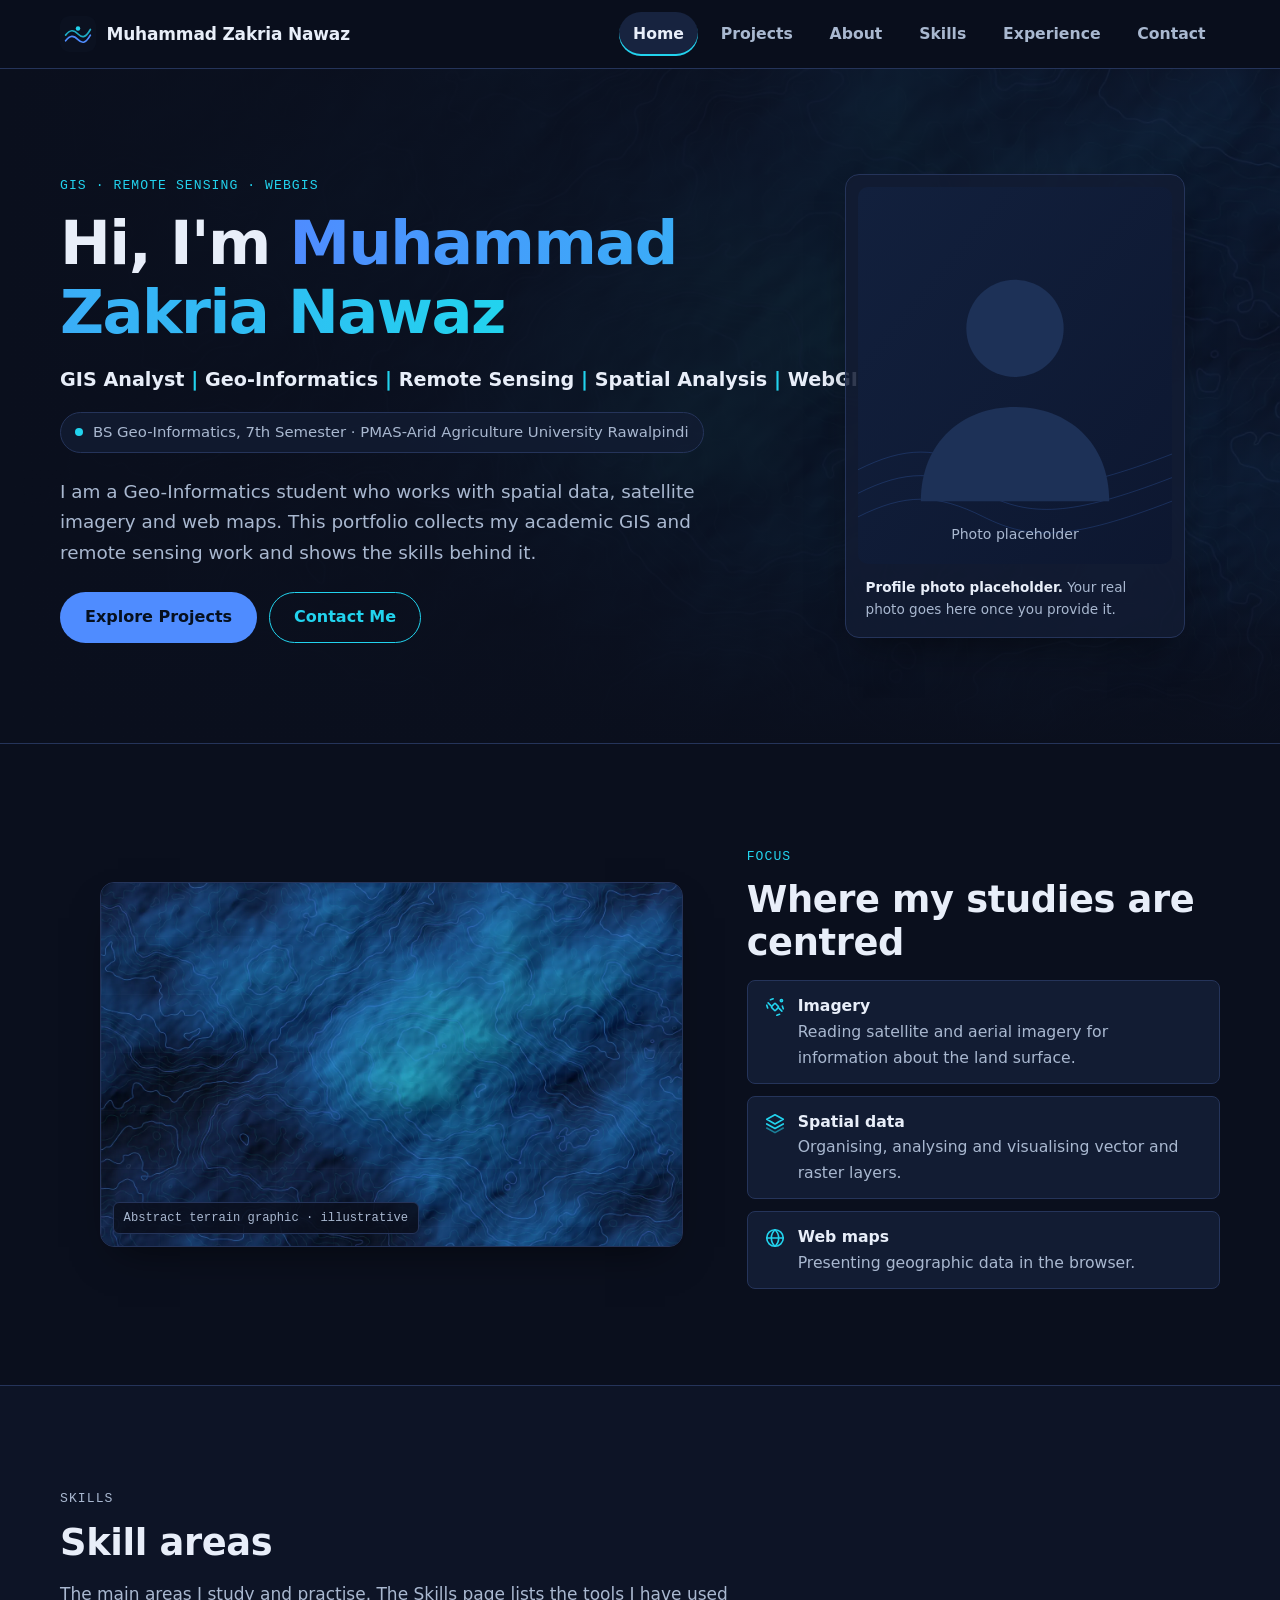
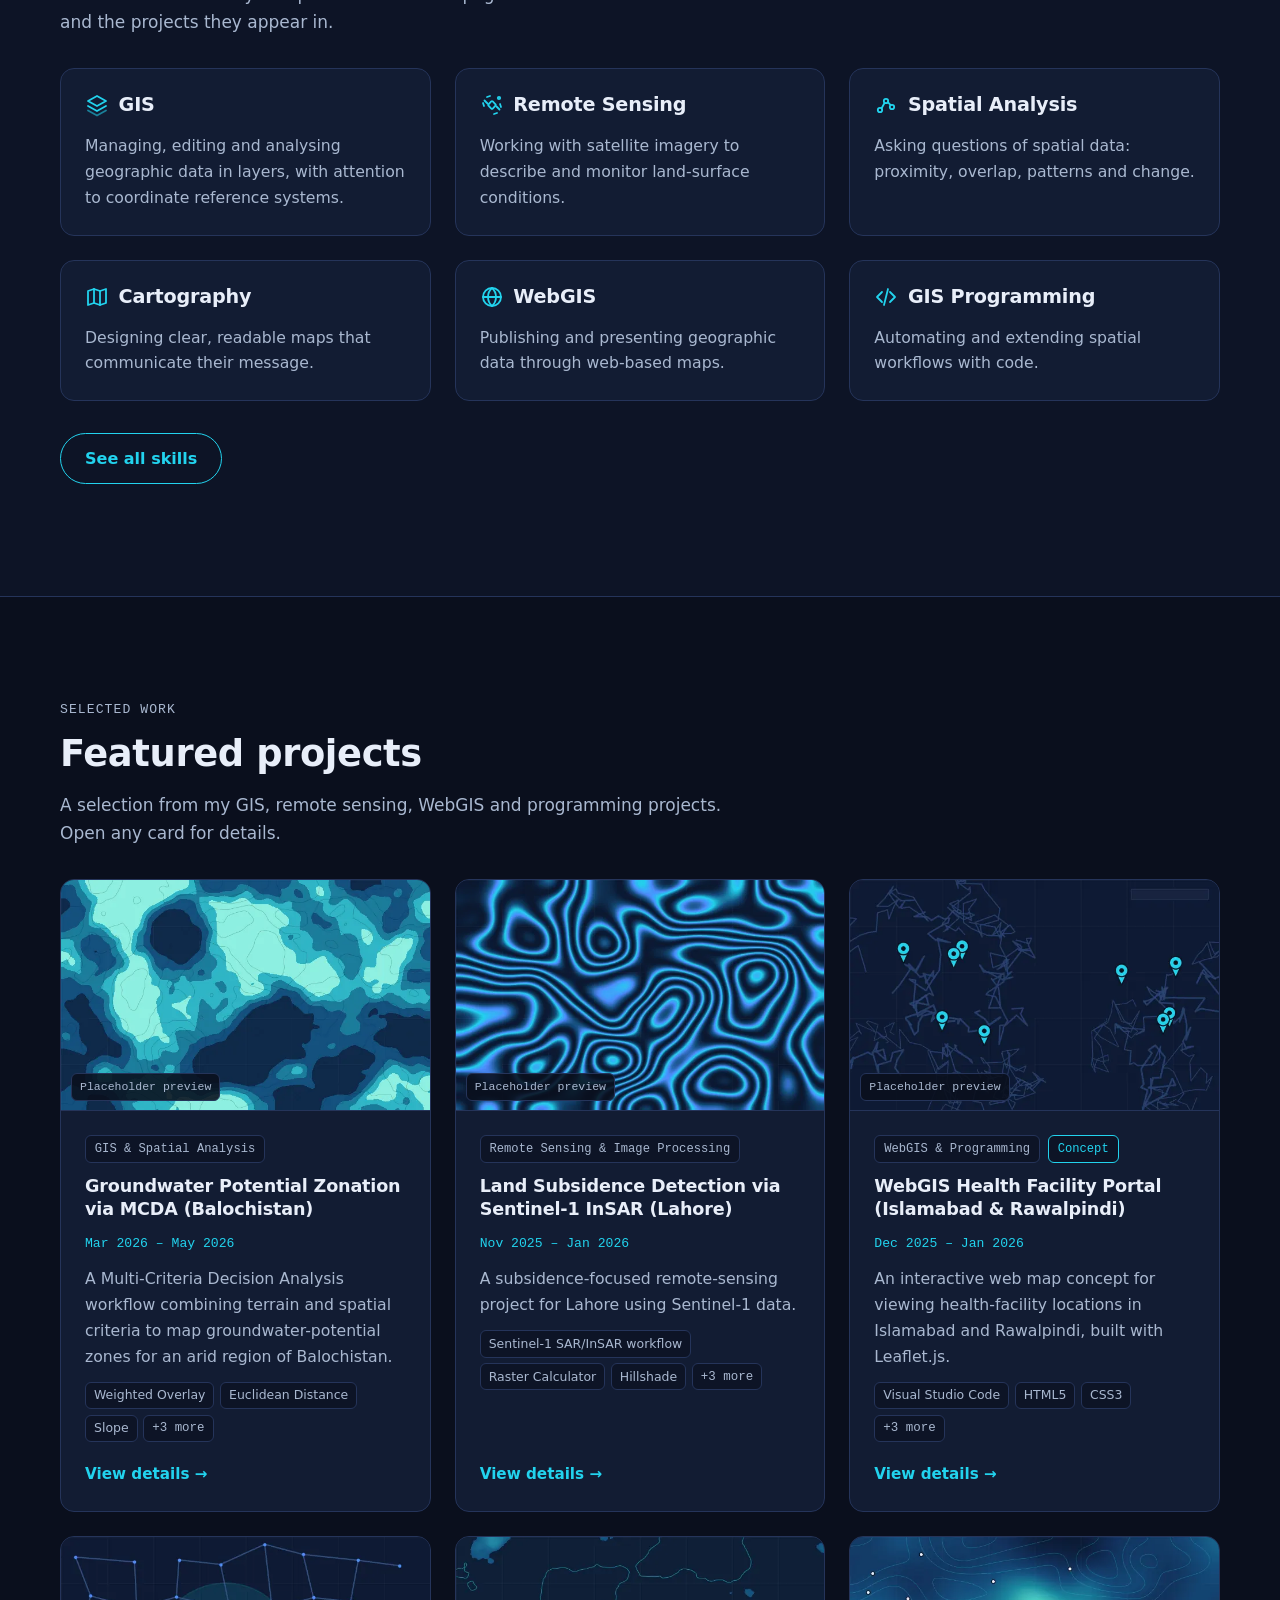
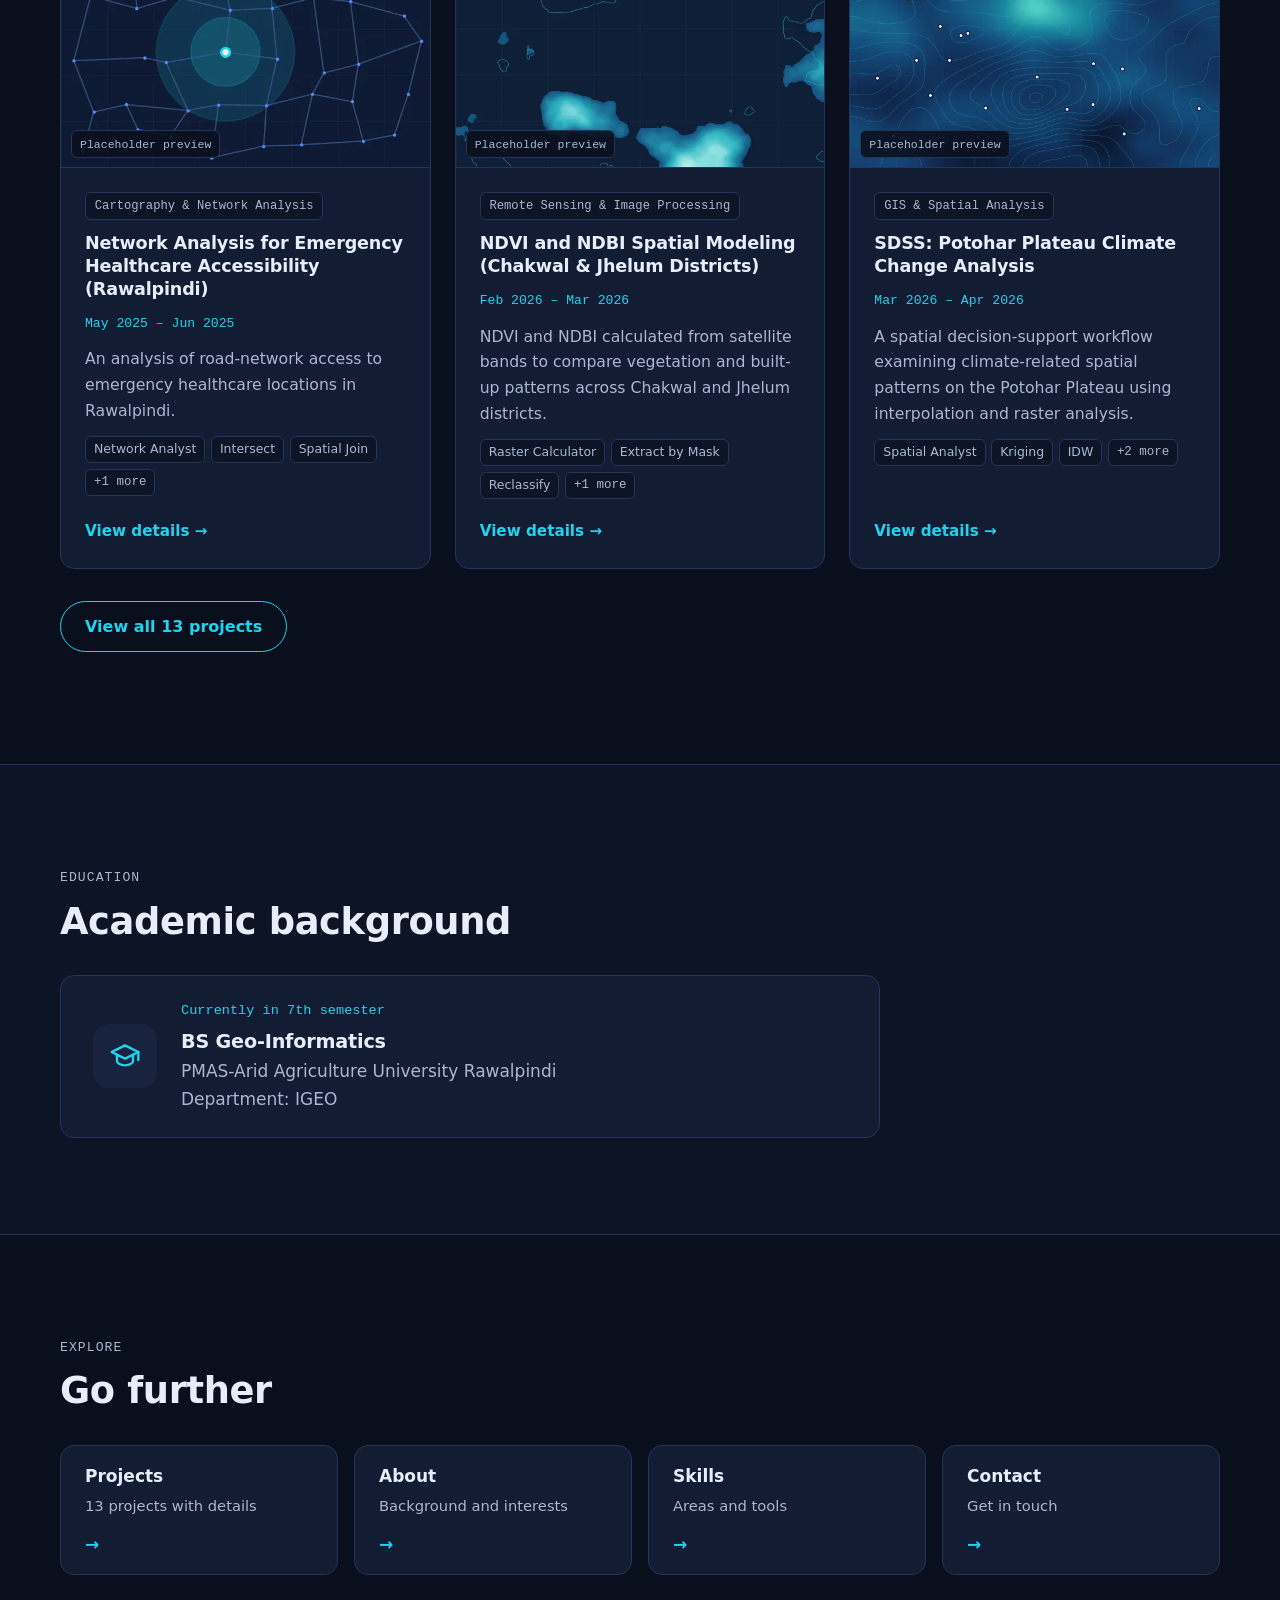
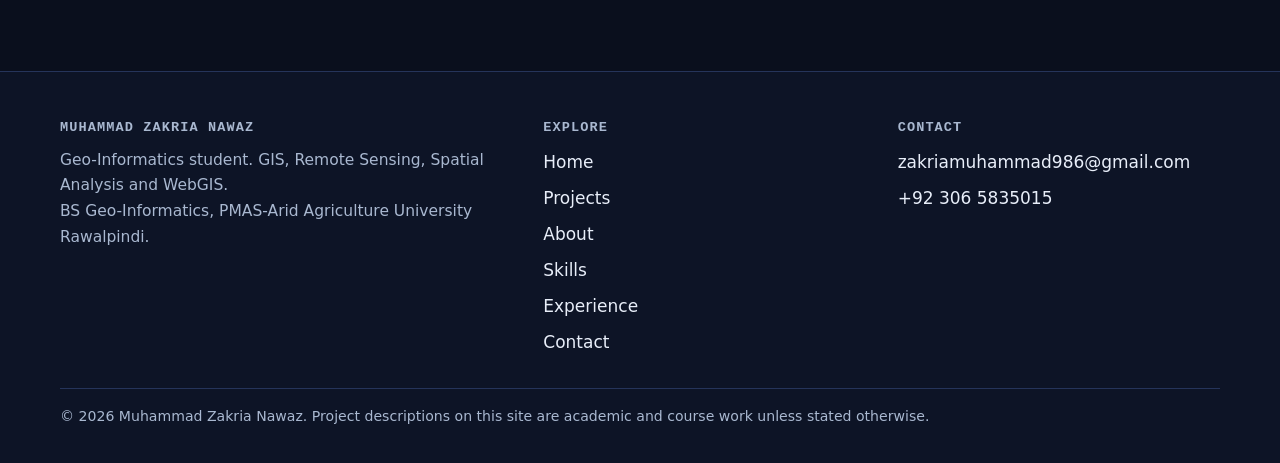
<file: index.html>
<!doctype html>
<html lang="en">
<head>
  <meta charset="utf-8">
  <meta name="viewport" content="width=device-width, initial-scale=1">
  <title>Muhammad Zakria Nawaz | GIS Analyst, Geo-Informatics, Remote Sensing and WebGIS</title>
  <meta name="description" content="Portfolio of Muhammad Zakria Nawaz, BS Geo-Informatics student at PMAS-Arid Agriculture University Rawalpindi. GIS, remote sensing, spatial analysis and WebGIS.">
  <meta name="theme-color" content="#0a0f1d">

  <meta property="og:title" content="Muhammad Zakria Nawaz | GIS Analyst, Geo-Informatics, Remote Sensing and WebGIS">
  <meta property="og:description" content="Portfolio of Muhammad Zakria Nawaz, BS Geo-Informatics student at PMAS-Arid Agriculture University Rawalpindi. GIS, remote sensing, spatial analysis and WebGIS.">
  <meta property="og:type" content="website">
  <link rel="icon" href="assets/img/favicon.svg" type="image/svg+xml">
  <link rel="stylesheet" href="css/styles.css">
</head>
<body>
  <a class="skip-link" href="#main">Skip to main content</a>

  <header class="site-header">
    <div class="container header-inner">
      <a class="brand" href="index.html" aria-label="Muhammad Zakria Nawaz, home">
        <img src="assets/img/favicon.svg" width="36" height="36" alt="">
        <span>Muhammad Zakria Nawaz</span>
      </a>
      <button class="nav-toggle" type="button" aria-expanded="false" aria-controls="site-nav">
        <span class="bars" aria-hidden="true"></span>
        <span>Menu</span>
      </button>
      <nav class="site-nav" id="site-nav" aria-label="Main">
        <ul class="nav-list">
          <li><a href="index.html" aria-current="page">Home</a></li>
          <li><a href="projects.html">Projects</a></li>
          <li><a href="about.html">About</a></li>
          <li><a href="skills.html">Skills</a></li>
          <li><a href="experience.html">Experience</a></li>
          <li><a href="contact.html">Contact</a></li>
        </ul>
      </nav>
    </div>
  </header>

  <main id="main">

    <section class="hero" aria-labelledby="hero-title">
      <div class="hero-bg" aria-hidden="true">
        <picture><source srcset="assets/img/hero-terrain.webp" type="image/webp"><img src="assets/img/hero-terrain.jpg" width="1400" height="900" alt="" decoding="async"></picture>
      </div>
      <div class="container hero-grid">
        <div>
          <p class="eyebrow">GIS &middot; Remote Sensing &middot; WebGIS</p>
          <h1 id="hero-title">Hi, I'm <span class="accent">Muhammad Zakria Nawaz</span></h1>
          <p class="hero-headline"><span>GIS Analyst</span><span class="sep" aria-hidden="true">|</span><span>Geo-Informatics</span><span class="sep" aria-hidden="true">|</span><span>Remote Sensing</span><span class="sep" aria-hidden="true">|</span><span>Spatial Analysis</span><span class="sep" aria-hidden="true">|</span><span>WebGIS</span></p>
          <p class="hero-edu">BS Geo-Informatics, 7th Semester &middot; PMAS-Arid Agriculture University Rawalpindi</p>
          <p class="lead">I am a Geo-Informatics student who works with spatial data, satellite imagery and web maps. This portfolio collects my academic GIS and remote sensing work and shows the skills behind it.</p>
          <div class="hero-actions">
            <a class="btn btn-primary" href="projects.html">Explore Projects</a>
            <a class="btn btn-secondary" href="contact.html">Contact Me</a>
          </div>
        </div>
        <figure class="profile-card">
          <img src="assets/img/profile-placeholder.svg" width="400" height="480" alt="Placeholder silhouette. A real profile photo will replace this image.">
          <figcaption><strong>Profile photo placeholder.</strong> Your real photo goes here once you provide it.</figcaption>
        </figure>
      </div>
    </section>

    <section class="section" aria-labelledby="focus-title">
      <div class="container geo-visual">
        <figure class="geo-frame reveal">
          <picture><source srcset="assets/img/hero-terrain.webp" type="image/webp"><img src="assets/img/hero-terrain.jpg" width="1400" height="900" alt="Abstract terrain model with blue and cyan contour lines on a dark navy background." loading="lazy" decoding="async"></picture>
          <figcaption class="map-tag">Abstract terrain graphic &middot; illustrative</figcaption>
        </figure>
        <div class="reveal">
          <p class="eyebrow">Focus</p>
          <h2 id="focus-title">Where my studies are centred</h2>
          <ul class="geo-list">
            <li><svg viewBox="0 0 24 24" fill="none" stroke="currentColor" stroke-width="1.8" stroke-linecap="round" stroke-linejoin="round" aria-hidden="true"><rect x="9" y="9" width="6" height="6" rx="1" transform="rotate(45 12 12)"/><path d="m4.5 7.5 3 3M16.5 13.5l3 3M7 4l3-1M14 21l3-1M3 10l1 3M20 11l1 3"/><circle cx="19" cy="5" r="1.2"/></svg><div><strong>Imagery</strong>Reading satellite and aerial imagery for information about the land surface.</div></li>
            <li><svg viewBox="0 0 24 24" fill="none" stroke="currentColor" stroke-width="1.8" stroke-linecap="round" stroke-linejoin="round" aria-hidden="true"><path d="m12 3 9 5-9 5-9-5 9-5Z"/><path d="m3 13 9 5 9-5"/><path d="m3 17.5 9 5 9-5" opacity=".55"/></svg><div><strong>Spatial data</strong>Organising, analysing and visualising vector and raster layers.</div></li>
            <li><svg viewBox="0 0 24 24" fill="none" stroke="currentColor" stroke-width="1.8" stroke-linecap="round" stroke-linejoin="round" aria-hidden="true"><circle cx="12" cy="12" r="9"/><path d="M3 12h18M12 3c2.8 2.6 4 5.6 4 9s-1.2 6.4-4 9c-2.8-2.6-4-5.6-4-9s1.2-6.4 4-9Z"/></svg><div><strong>Web maps</strong>Presenting geographic data in the browser.</div></li>
          </ul>
        </div>
      </div>
    </section>

    <section class="section section-alt" id="skills-preview" aria-labelledby="skills-title">
      <div class="container">
        <div class="section-head">
          <p class="eyebrow">Skills</p>
          <h2 id="skills-title">Skill areas</h2>
          <p>The main areas I study and practise. The Skills page lists the tools I have used and the projects they appear in.</p>
        </div>
        <div class="card-grid">
        <article class="card reveal">
          <h3><svg viewBox="0 0 24 24" fill="none" stroke="currentColor" stroke-width="1.8" stroke-linecap="round" stroke-linejoin="round" aria-hidden="true"><path d="m12 3 9 5-9 5-9-5 9-5Z"/><path d="m3 13 9 5 9-5"/><path d="m3 17.5 9 5 9-5" opacity=".55"/></svg>GIS</h3>
          <p>Managing, editing and analysing geographic data in layers, with attention to coordinate reference systems.</p>
        </article>
        <article class="card reveal">
          <h3><svg viewBox="0 0 24 24" fill="none" stroke="currentColor" stroke-width="1.8" stroke-linecap="round" stroke-linejoin="round" aria-hidden="true"><rect x="9" y="9" width="6" height="6" rx="1" transform="rotate(45 12 12)"/><path d="m4.5 7.5 3 3M16.5 13.5l3 3M7 4l3-1M14 21l3-1M3 10l1 3M20 11l1 3"/><circle cx="19" cy="5" r="1.2"/></svg>Remote Sensing</h3>
          <p>Working with satellite imagery to describe and monitor land-surface conditions.</p>
        </article>
        <article class="card reveal">
          <h3><svg viewBox="0 0 24 24" fill="none" stroke="currentColor" stroke-width="1.8" stroke-linecap="round" stroke-linejoin="round" aria-hidden="true"><circle cx="6" cy="17" r="2.2"/><circle cx="12" cy="8" r="2.2"/><circle cx="18" cy="14" r="2.2"/><path d="m7.5 15.5 3-5.5M13.8 9.2l2.9 3"/></svg>Spatial Analysis</h3>
          <p>Asking questions of spatial data: proximity, overlap, patterns and change.</p>
        </article>
        <article class="card reveal">
          <h3><svg viewBox="0 0 24 24" fill="none" stroke="currentColor" stroke-width="1.8" stroke-linecap="round" stroke-linejoin="round" aria-hidden="true"><path d="m3 6 6-2 6 2 6-2v14l-6 2-6-2-6 2V6Z"/><path d="M9 4v14M15 6v14"/></svg>Cartography</h3>
          <p>Designing clear, readable maps that communicate their message.</p>
        </article>
        <article class="card reveal">
          <h3><svg viewBox="0 0 24 24" fill="none" stroke="currentColor" stroke-width="1.8" stroke-linecap="round" stroke-linejoin="round" aria-hidden="true"><circle cx="12" cy="12" r="9"/><path d="M3 12h18M12 3c2.8 2.6 4 5.6 4 9s-1.2 6.4-4 9c-2.8-2.6-4-5.6-4-9s1.2-6.4 4-9Z"/></svg>WebGIS</h3>
          <p>Publishing and presenting geographic data through web-based maps.</p>
        </article>
        <article class="card reveal">
          <h3><svg viewBox="0 0 24 24" fill="none" stroke="currentColor" stroke-width="1.8" stroke-linecap="round" stroke-linejoin="round" aria-hidden="true"><path d="m8 7-5 5 5 5M16 7l5 5-5 5M14 4l-4 16"/></svg>GIS Programming</h3>
          <p>Automating and extending spatial workflows with code.</p>
        </article>
        </div>
        <p class="section-cta"><a class="btn btn-secondary" href="skills.html">See all skills</a></p>
      </div>
    </section>

    <section class="section" id="projects-preview" aria-labelledby="projects-title">
      <div class="container">
        <div class="section-head">
          <p class="eyebrow">Selected work</p>
          <h2 id="projects-title">Featured projects</h2>
          <p>A selection from my GIS, remote sensing, WebGIS and programming projects. Open any card for details.</p>
        </div>
        <div class="card-grid">
        <article class="project-card reveal">
          <div class="project-thumb">
            <picture><source srcset="assets/img/projects/groundwater-mcda.webp" type="image/webp"><img src="assets/img/projects/groundwater-mcda.jpg" width="640" height="400" alt="Abstract placeholder graphic for this project. It is not project output." loading="lazy" decoding="async"></picture>
            <span class="ph-badge">Placeholder preview</span>
          </div>
          <div class="project-body">
            <ul class="tag-row" aria-label="Category"><li class="tag">GIS &amp; Spatial Analysis</li></ul>
            <h3><a class="card-open" href="projects.html#groundwater-mcda">Groundwater Potential Zonation via MCDA (Balochistan)</a></h3>
            <p class="project-dates">Mar 2026 – May 2026</p>
            <p class="project-summary">A Multi-Criteria Decision Analysis workflow combining terrain and spatial criteria to map groundwater-potential zones for an arid region of Balochistan.</p>
            <ul class="tool-row" aria-label="Tools"><li class="tool">Weighted Overlay</li><li class="tool">Euclidean Distance</li><li class="tool">Slope</li><li class="tool tool-more">+3 more</li></ul>
            <span class="view-more" aria-hidden="true">View details</span>
          </div>
        </article>
        <article class="project-card reveal">
          <div class="project-thumb">
            <picture><source srcset="assets/img/projects/insar-lahore-subsidence.webp" type="image/webp"><img src="assets/img/projects/insar-lahore-subsidence.jpg" width="640" height="400" alt="Abstract placeholder graphic for this project. It is not project output." loading="lazy" decoding="async"></picture>
            <span class="ph-badge">Placeholder preview</span>
          </div>
          <div class="project-body">
            <ul class="tag-row" aria-label="Category"><li class="tag">Remote Sensing &amp; Image Processing</li></ul>
            <h3><a class="card-open" href="projects.html#insar-lahore-subsidence">Land Subsidence Detection via Sentinel-1 InSAR (Lahore)</a></h3>
            <p class="project-dates">Nov 2025 – Jan 2026</p>
            <p class="project-summary">A subsidence-focused remote-sensing project for Lahore using Sentinel-1 data.</p>
            <ul class="tool-row" aria-label="Tools"><li class="tool">Sentinel-1 SAR/InSAR workflow</li><li class="tool">Raster Calculator</li><li class="tool">Hillshade</li><li class="tool tool-more">+3 more</li></ul>
            <span class="view-more" aria-hidden="true">View details</span>
          </div>
        </article>
        <article class="project-card reveal">
          <div class="project-thumb">
            <picture><source srcset="assets/img/projects/webgis-health-portal.webp" type="image/webp"><img src="assets/img/projects/webgis-health-portal.jpg" width="640" height="400" alt="Abstract placeholder graphic for this project. It is not project output." loading="lazy" decoding="async"></picture>
            <span class="ph-badge">Placeholder preview</span>
          </div>
          <div class="project-body">
            <ul class="tag-row" aria-label="Category"><li class="tag">WebGIS &amp; Programming</li><li class="tag tag-draft">Concept</li></ul>
            <h3><a class="card-open" href="projects.html#webgis-health-portal">WebGIS Health Facility Portal (Islamabad &amp; Rawalpindi)</a></h3>
            <p class="project-dates">Dec 2025 – Jan 2026</p>
            <p class="project-summary">An interactive web map concept for viewing health-facility locations in Islamabad and Rawalpindi, built with Leaflet.js.</p>
            <ul class="tool-row" aria-label="Tools"><li class="tool">Visual Studio Code</li><li class="tool">HTML5</li><li class="tool">CSS3</li><li class="tool tool-more">+3 more</li></ul>
            <span class="view-more" aria-hidden="true">View details</span>
          </div>
        </article>
        <article class="project-card reveal">
          <div class="project-thumb">
            <picture><source srcset="assets/img/projects/network-emergency-healthcare.webp" type="image/webp"><img src="assets/img/projects/network-emergency-healthcare.jpg" width="640" height="400" alt="Abstract placeholder graphic for this project. It is not project output." loading="lazy" decoding="async"></picture>
            <span class="ph-badge">Placeholder preview</span>
          </div>
          <div class="project-body">
            <ul class="tag-row" aria-label="Category"><li class="tag">Cartography &amp; Network Analysis</li></ul>
            <h3><a class="card-open" href="projects.html#network-emergency-healthcare">Network Analysis for Emergency Healthcare Accessibility (Rawalpindi)</a></h3>
            <p class="project-dates">May 2025 – Jun 2025</p>
            <p class="project-summary">An analysis of road-network access to emergency healthcare locations in Rawalpindi.</p>
            <ul class="tool-row" aria-label="Tools"><li class="tool">Network Analyst</li><li class="tool">Intersect</li><li class="tool">Spatial Join</li><li class="tool tool-more">+1 more</li></ul>
            <span class="view-more" aria-hidden="true">View details</span>
          </div>
        </article>
        <article class="project-card reveal">
          <div class="project-thumb">
            <picture><source srcset="assets/img/projects/ndvi-ndbi-chakwal-jhelum.webp" type="image/webp"><img src="assets/img/projects/ndvi-ndbi-chakwal-jhelum.jpg" width="640" height="400" alt="Abstract placeholder graphic for this project. It is not project output." loading="lazy" decoding="async"></picture>
            <span class="ph-badge">Placeholder preview</span>
          </div>
          <div class="project-body">
            <ul class="tag-row" aria-label="Category"><li class="tag">Remote Sensing &amp; Image Processing</li></ul>
            <h3><a class="card-open" href="projects.html#ndvi-ndbi-chakwal-jhelum">NDVI and NDBI Spatial Modeling (Chakwal &amp; Jhelum Districts)</a></h3>
            <p class="project-dates">Feb 2026 – Mar 2026</p>
            <p class="project-summary">NDVI and NDBI calculated from satellite bands to compare vegetation and built-up patterns across Chakwal and Jhelum districts.</p>
            <ul class="tool-row" aria-label="Tools"><li class="tool">Raster Calculator</li><li class="tool">Extract by Mask</li><li class="tool">Reclassify</li><li class="tool tool-more">+1 more</li></ul>
            <span class="view-more" aria-hidden="true">View details</span>
          </div>
        </article>
        <article class="project-card reveal">
          <div class="project-thumb">
            <picture><source srcset="assets/img/projects/sdss-potohar-climate.webp" type="image/webp"><img src="assets/img/projects/sdss-potohar-climate.jpg" width="640" height="400" alt="Abstract placeholder graphic for this project. It is not project output." loading="lazy" decoding="async"></picture>
            <span class="ph-badge">Placeholder preview</span>
          </div>
          <div class="project-body">
            <ul class="tag-row" aria-label="Category"><li class="tag">GIS &amp; Spatial Analysis</li></ul>
            <h3><a class="card-open" href="projects.html#sdss-potohar-climate">SDSS: Potohar Plateau Climate Change Analysis</a></h3>
            <p class="project-dates">Mar 2026 – Apr 2026</p>
            <p class="project-summary">A spatial decision-support workflow examining climate-related spatial patterns on the Potohar Plateau using interpolation and raster analysis.</p>
            <ul class="tool-row" aria-label="Tools"><li class="tool">Spatial Analyst</li><li class="tool">Kriging</li><li class="tool">IDW</li><li class="tool tool-more">+2 more</li></ul>
            <span class="view-more" aria-hidden="true">View details</span>
          </div>
        </article>
        </div>
        <p class="section-cta"><a class="btn btn-secondary" href="projects.html">View all 13 projects</a></p>
      </div>
    </section>

    <section class="section section-alt" id="education" aria-labelledby="edu-title">
      <div class="container">
        <div class="section-head">
          <p class="eyebrow">Education</p>
          <h2 id="edu-title">Academic background</h2>
        </div>
        <div class="edu-card reveal">
          <div class="edu-icon"><svg viewBox="0 0 24 24" fill="none" stroke="currentColor" stroke-width="1.8" stroke-linecap="round" stroke-linejoin="round" aria-hidden="true"><path d="m2 9 10-5 10 5-10 5L2 9Z"/><path d="M6 11.5V16c0 1.4 2.7 3 6 3s6-1.6 6-3v-4.5M22 9v6"/></svg></div>
          <div>
            <p class="edu-meta">Currently in 7th semester</p>
            <h3>BS Geo-Informatics</h3>
            <p>PMAS-Arid Agriculture University Rawalpindi<br>Department: IGEO</p>
          </div>
        </div>
      </div>
    </section>

    <section class="section" aria-labelledby="explore-title">
      <div class="container">
        <div class="section-head">
          <p class="eyebrow">Explore</p>
          <h2 id="explore-title">Go further</h2>
        </div>
        <ul class="quick-links">
          <li><a href="projects.html">Projects<span>13 projects with details</span></a></li>
          <li><a href="about.html">About<span>Background and interests</span></a></li>
          <li><a href="skills.html">Skills<span>Areas and tools</span></a></li>
          <li><a href="contact.html">Contact<span>Get in touch</span></a></li>
        </ul>
      </div>
    </section>

  </main>

  <footer class="site-footer">
    <div class="container">
      <div class="footer-grid">
        <div>
          <h2>Muhammad Zakria Nawaz</h2>
          <p>Geo-Informatics student. GIS, Remote Sensing, Spatial Analysis and WebGIS.<br>
          BS Geo-Informatics, PMAS-Arid Agriculture University Rawalpindi.</p>
        </div>
        <nav aria-label="Footer">
          <h2>Explore</h2>
          <ul>
          <li><a href="index.html">Home</a></li>
          <li><a href="projects.html">Projects</a></li>
          <li><a href="about.html">About</a></li>
          <li><a href="skills.html">Skills</a></li>
          <li><a href="experience.html">Experience</a></li>
          <li><a href="contact.html">Contact</a></li>
          </ul>
        </nav>
        <div>
          <h2>Contact</h2>
          <div data-contact-links>
            <p>Verified contact and social links will appear here once they are added.</p>
          </div>
        </div>
      </div>
      <p class="footer-bottom">&copy; <span data-year>2026</span> Muhammad Zakria Nawaz. Project descriptions on this site are academic and course work unless stated otherwise.</p>
    </div>
  </footer>

  <script src="js/content-loader.js" data-content="site" data-scripts="js/main.js"></script>

</body>
</html>
</file>
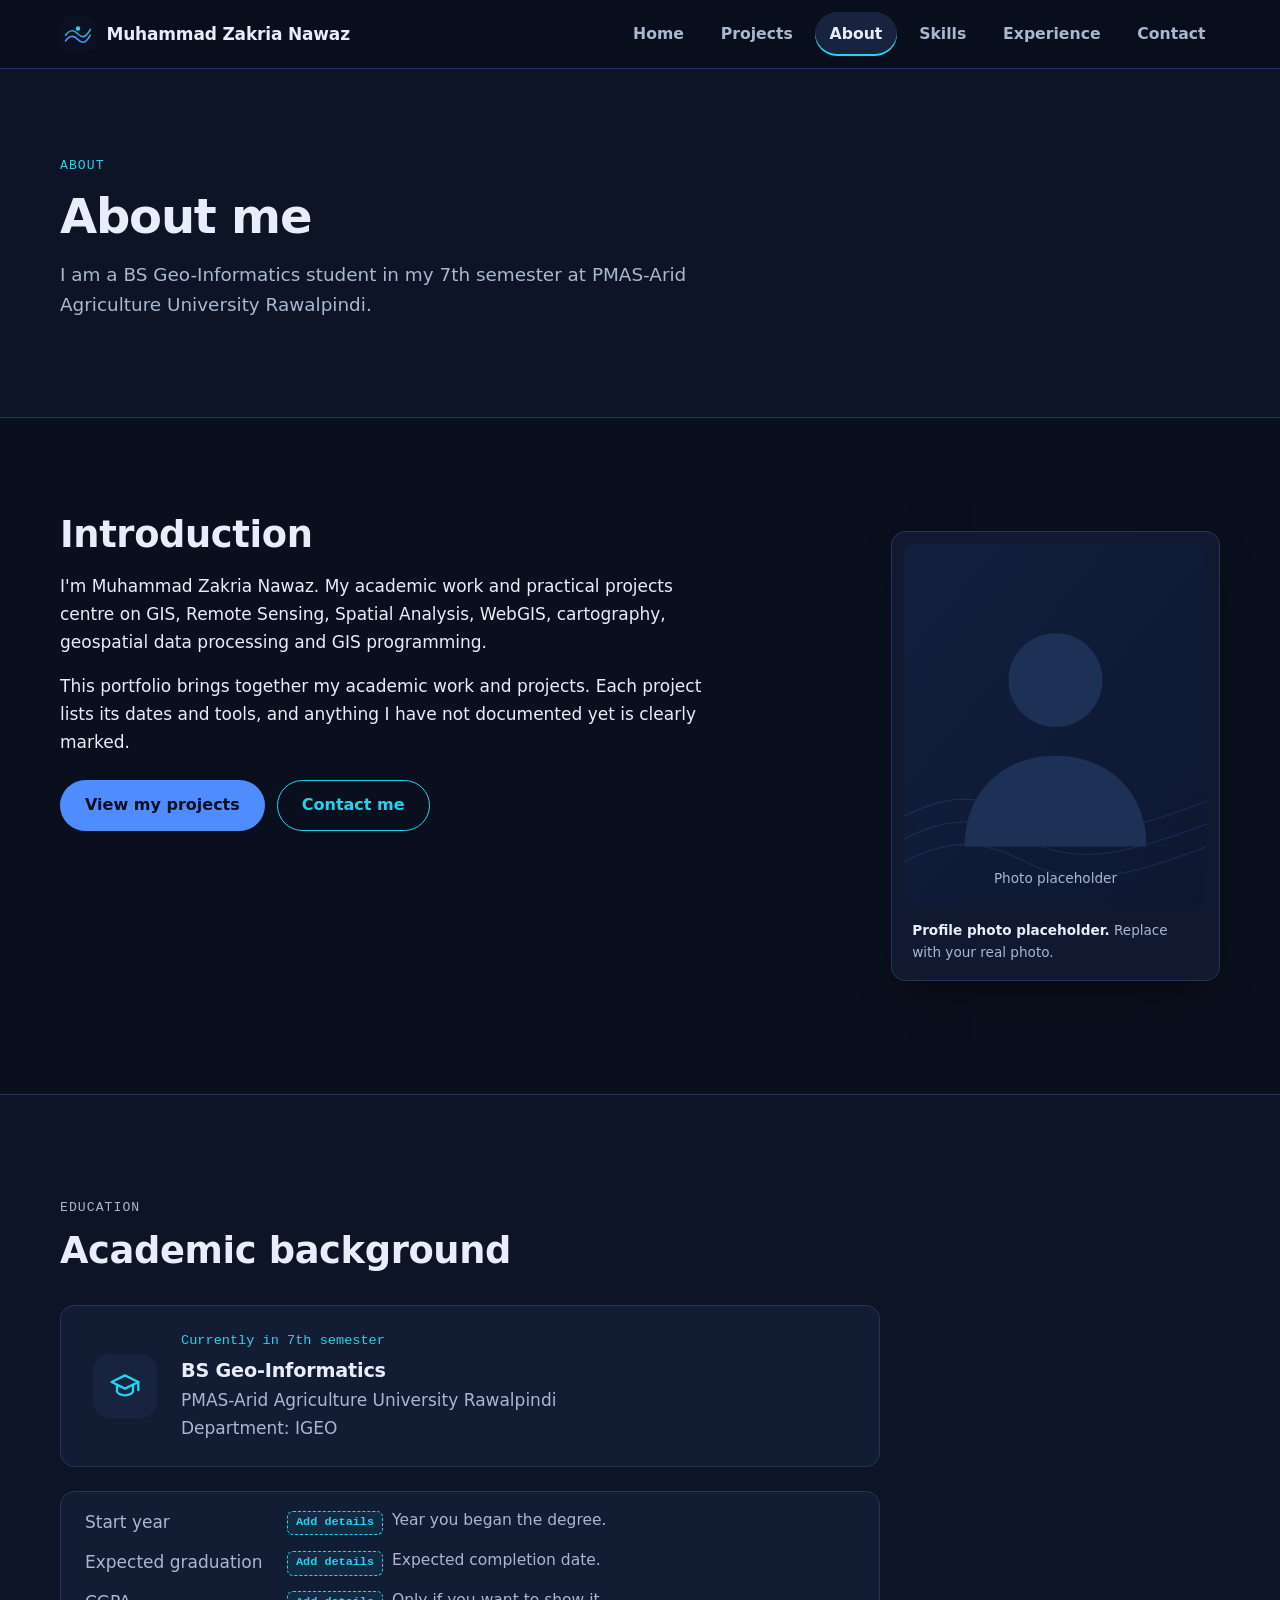
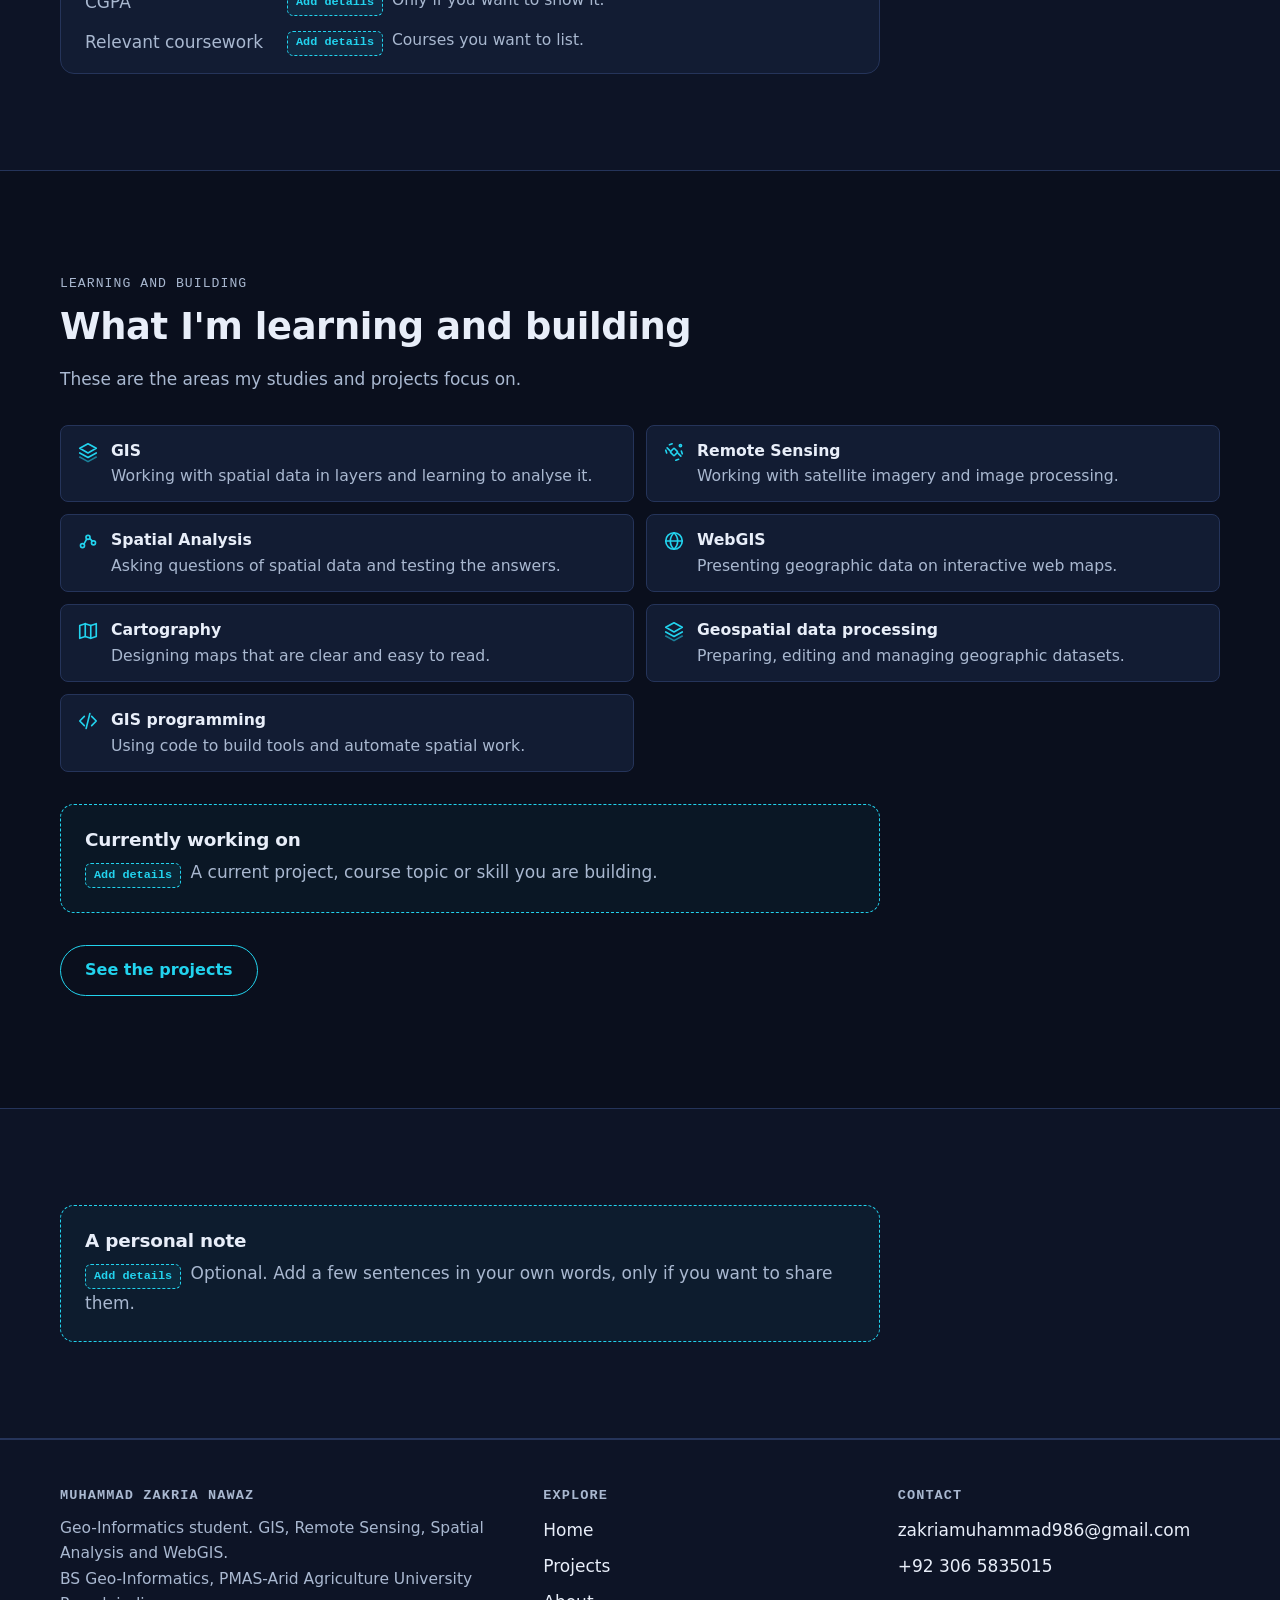
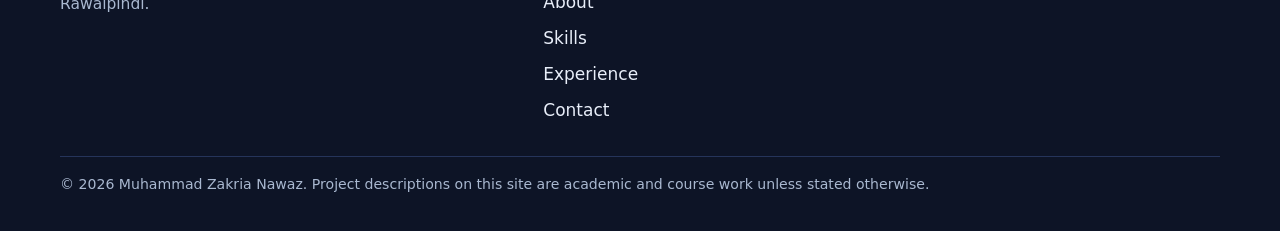
<file: about.html>
<!doctype html>
<html lang="en">
<head>
  <meta charset="utf-8">
  <meta name="viewport" content="width=device-width, initial-scale=1">
  <title>About | Muhammad Zakria Nawaz</title>
  <meta name="description" content="About Muhammad Zakria Nawaz, BS Geo-Informatics student at PMAS-Arid Agriculture University Rawalpindi. GIS, remote sensing, spatial analysis and WebGIS.">
  <meta name="theme-color" content="#0a0f1d">

  <meta property="og:title" content="About | Muhammad Zakria Nawaz">
  <meta property="og:description" content="About Muhammad Zakria Nawaz, BS Geo-Informatics student at PMAS-Arid Agriculture University Rawalpindi. GIS, remote sensing, spatial analysis and WebGIS.">
  <meta property="og:type" content="website">
  <link rel="icon" href="assets/img/favicon.svg" type="image/svg+xml">
  <link rel="stylesheet" href="css/styles.css">
</head>
<body>
  <a class="skip-link" href="#main">Skip to main content</a>

  <header class="site-header">
    <div class="container header-inner">
      <a class="brand" href="index.html" aria-label="Muhammad Zakria Nawaz, home">
        <img src="assets/img/favicon.svg" width="36" height="36" alt="">
        <span>Muhammad Zakria Nawaz</span>
      </a>
      <button class="nav-toggle" type="button" aria-expanded="false" aria-controls="site-nav">
        <span class="bars" aria-hidden="true"></span>
        <span>Menu</span>
      </button>
      <nav class="site-nav" id="site-nav" aria-label="Main">
        <ul class="nav-list">
          <li><a href="index.html">Home</a></li>
          <li><a href="projects.html">Projects</a></li>
          <li><a href="about.html" aria-current="page">About</a></li>
          <li><a href="skills.html">Skills</a></li>
          <li><a href="experience.html">Experience</a></li>
          <li><a href="contact.html">Contact</a></li>
        </ul>
      </nav>
    </div>
  </header>

  <main id="main">

    <section class="page-hero">
      <div class="container">
        <p class="eyebrow">About</p>
        <h1>About me</h1>
        <p class="lead">I am a BS Geo-Informatics student in my 7th semester at PMAS-Arid Agriculture University Rawalpindi.</p>
      </div>
    </section>

    <section class="section" aria-labelledby="intro-title">
      <div class="container about-grid">
        <div>
          <h2 id="intro-title">Introduction</h2>
          <p>I'm Muhammad Zakria Nawaz. My academic work and practical projects centre on GIS, Remote Sensing, Spatial Analysis, WebGIS, cartography, geospatial data processing and GIS programming.</p>
          <p>This portfolio brings together my academic work and projects. Each project lists its dates and tools, and anything I have not documented yet is clearly marked.</p>
          <div class="hero-actions">
            <a class="btn btn-primary" href="projects.html">View my projects</a>
            <a class="btn btn-secondary" href="contact.html">Contact me</a>
          </div>
        </div>
        <figure class="profile-card">
          <img src="assets/img/profile-placeholder.svg" width="400" height="480" alt="Placeholder silhouette. A real profile photo will replace this image.">
          <figcaption><strong>Profile photo placeholder.</strong> Replace with your real photo.</figcaption>
        </figure>
      </div>
    </section>

    <section class="section section-alt" id="education" aria-labelledby="edu-title">
      <div class="container">
        <div class="section-head">
          <p class="eyebrow">Education</p>
          <h2 id="edu-title">Academic background</h2>
        </div>
        <div class="edu-card reveal">
          <div class="edu-icon"><svg viewBox="0 0 24 24" fill="none" stroke="currentColor" stroke-width="1.8" stroke-linecap="round" stroke-linejoin="round" aria-hidden="true"><path d="m2 9 10-5 10 5-10 5L2 9Z"/><path d="M6 11.5V16c0 1.4 2.7 3 6 3s6-1.6 6-3v-4.5M22 9v6"/></svg></div>
          <div>
            <p class="edu-meta">Currently in 7th semester</p>
            <h3>BS Geo-Informatics</h3>
            <p>PMAS-Arid Agriculture University Rawalpindi<br>Department: IGEO</p>
          </div>
        </div>
        <!-- EDIT: replace each "Add details" chip below with your real information, or delete the row. -->
        <dl class="info-dl">
          <dt>Start year</dt><dd><span class="add-details">Add details</span> Year you began the degree.</dd>
          <dt>Expected graduation</dt><dd><span class="add-details">Add details</span> Expected completion date.</dd>
          <dt>CGPA</dt><dd><span class="add-details">Add details</span> Only if you want to show it.</dd>
          <dt>Relevant coursework</dt><dd><span class="add-details">Add details</span> Courses you want to list.</dd>
        </dl>
      </div>
    </section>

    <section class="section" id="learning" aria-labelledby="learn-title">
      <div class="container">
        <div class="section-head">
          <p class="eyebrow">Learning and building</p>
          <h2 id="learn-title">What I'm learning and building</h2>
          <p>These are the areas my studies and projects focus on.</p>
        </div>
        <ul class="geo-list interest-list">
          <li><svg viewBox="0 0 24 24" fill="none" stroke="currentColor" stroke-width="1.8" stroke-linecap="round" stroke-linejoin="round" aria-hidden="true"><path d="m12 3 9 5-9 5-9-5 9-5Z"/><path d="m3 13 9 5 9-5"/><path d="m3 17.5 9 5 9-5" opacity=".55"/></svg><div><strong>GIS</strong>Working with spatial data in layers and learning to analyse it.</div></li>
          <li><svg viewBox="0 0 24 24" fill="none" stroke="currentColor" stroke-width="1.8" stroke-linecap="round" stroke-linejoin="round" aria-hidden="true"><rect x="9" y="9" width="6" height="6" rx="1" transform="rotate(45 12 12)"/><path d="m4.5 7.5 3 3M16.5 13.5l3 3M7 4l3-1M14 21l3-1M3 10l1 3M20 11l1 3"/><circle cx="19" cy="5" r="1.2"/></svg><div><strong>Remote Sensing</strong>Working with satellite imagery and image processing.</div></li>
          <li><svg viewBox="0 0 24 24" fill="none" stroke="currentColor" stroke-width="1.8" stroke-linecap="round" stroke-linejoin="round" aria-hidden="true"><circle cx="6" cy="17" r="2.2"/><circle cx="12" cy="8" r="2.2"/><circle cx="18" cy="14" r="2.2"/><path d="m7.5 15.5 3-5.5M13.8 9.2l2.9 3"/></svg><div><strong>Spatial Analysis</strong>Asking questions of spatial data and testing the answers.</div></li>
          <li><svg viewBox="0 0 24 24" fill="none" stroke="currentColor" stroke-width="1.8" stroke-linecap="round" stroke-linejoin="round" aria-hidden="true"><circle cx="12" cy="12" r="9"/><path d="M3 12h18M12 3c2.8 2.6 4 5.6 4 9s-1.2 6.4-4 9c-2.8-2.6-4-5.6-4-9s1.2-6.4 4-9Z"/></svg><div><strong>WebGIS</strong>Presenting geographic data on interactive web maps.</div></li>
          <li><svg viewBox="0 0 24 24" fill="none" stroke="currentColor" stroke-width="1.8" stroke-linecap="round" stroke-linejoin="round" aria-hidden="true"><path d="m3 6 6-2 6 2 6-2v14l-6 2-6-2-6 2V6Z"/><path d="M9 4v14M15 6v14"/></svg><div><strong>Cartography</strong>Designing maps that are clear and easy to read.</div></li>
          <li><svg viewBox="0 0 24 24" fill="none" stroke="currentColor" stroke-width="1.8" stroke-linecap="round" stroke-linejoin="round" aria-hidden="true"><path d="m12 3 9 5-9 5-9-5 9-5Z"/><path d="m3 13 9 5 9-5"/><path d="m3 17.5 9 5 9-5" opacity=".55"/></svg><div><strong>Geospatial data processing</strong>Preparing, editing and managing geographic datasets.</div></li>
          <li><svg viewBox="0 0 24 24" fill="none" stroke="currentColor" stroke-width="1.8" stroke-linecap="round" stroke-linejoin="round" aria-hidden="true"><path d="m8 7-5 5 5 5M16 7l5 5-5 5M14 4l-4 16"/></svg><div><strong>GIS programming</strong>Using code to build tools and automate spatial work.</div></li>
        </ul>
        <!-- EDIT: replace the placeholder below with what you are working on now, or delete this block. -->
        <div class="placeholder-box">
          <h3>Currently working on</h3>
          <p><span class="add-details">Add details</span> A current project, course topic or skill you are building.</p>
        </div>
        <p class="section-cta"><a class="btn btn-secondary" href="projects.html">See the projects</a></p>
      </div>
    </section>

    <section class="section section-alt" aria-labelledby="note-title">
      <div class="container">
        <!-- EDIT: write a short personal note here if you want one, or delete this whole section. -->
        <div class="placeholder-box">
          <h2 id="note-title">A personal note</h2>
          <p><span class="add-details">Add details</span> Optional. Add a few sentences in your own words, only if you want to share them.</p>
        </div>
      </div>
    </section>

  </main>

  <footer class="site-footer">
    <div class="container">
      <div class="footer-grid">
        <div>
          <h2>Muhammad Zakria Nawaz</h2>
          <p>Geo-Informatics student. GIS, Remote Sensing, Spatial Analysis and WebGIS.<br>
          BS Geo-Informatics, PMAS-Arid Agriculture University Rawalpindi.</p>
        </div>
        <nav aria-label="Footer">
          <h2>Explore</h2>
          <ul>
          <li><a href="index.html">Home</a></li>
          <li><a href="projects.html">Projects</a></li>
          <li><a href="about.html">About</a></li>
          <li><a href="skills.html">Skills</a></li>
          <li><a href="experience.html">Experience</a></li>
          <li><a href="contact.html">Contact</a></li>
          </ul>
        </nav>
        <div>
          <h2>Contact</h2>
          <div data-contact-links>
            <p>Verified contact and social links will appear here once they are added.</p>
          </div>
        </div>
      </div>
      <p class="footer-bottom">&copy; <span data-year>2026</span> Muhammad Zakria Nawaz. Project descriptions on this site are academic and course work unless stated otherwise.</p>
    </div>
  </footer>

  <script src="js/content-loader.js" data-content="site" data-scripts="js/main.js"></script>

</body>
</html>
</file>
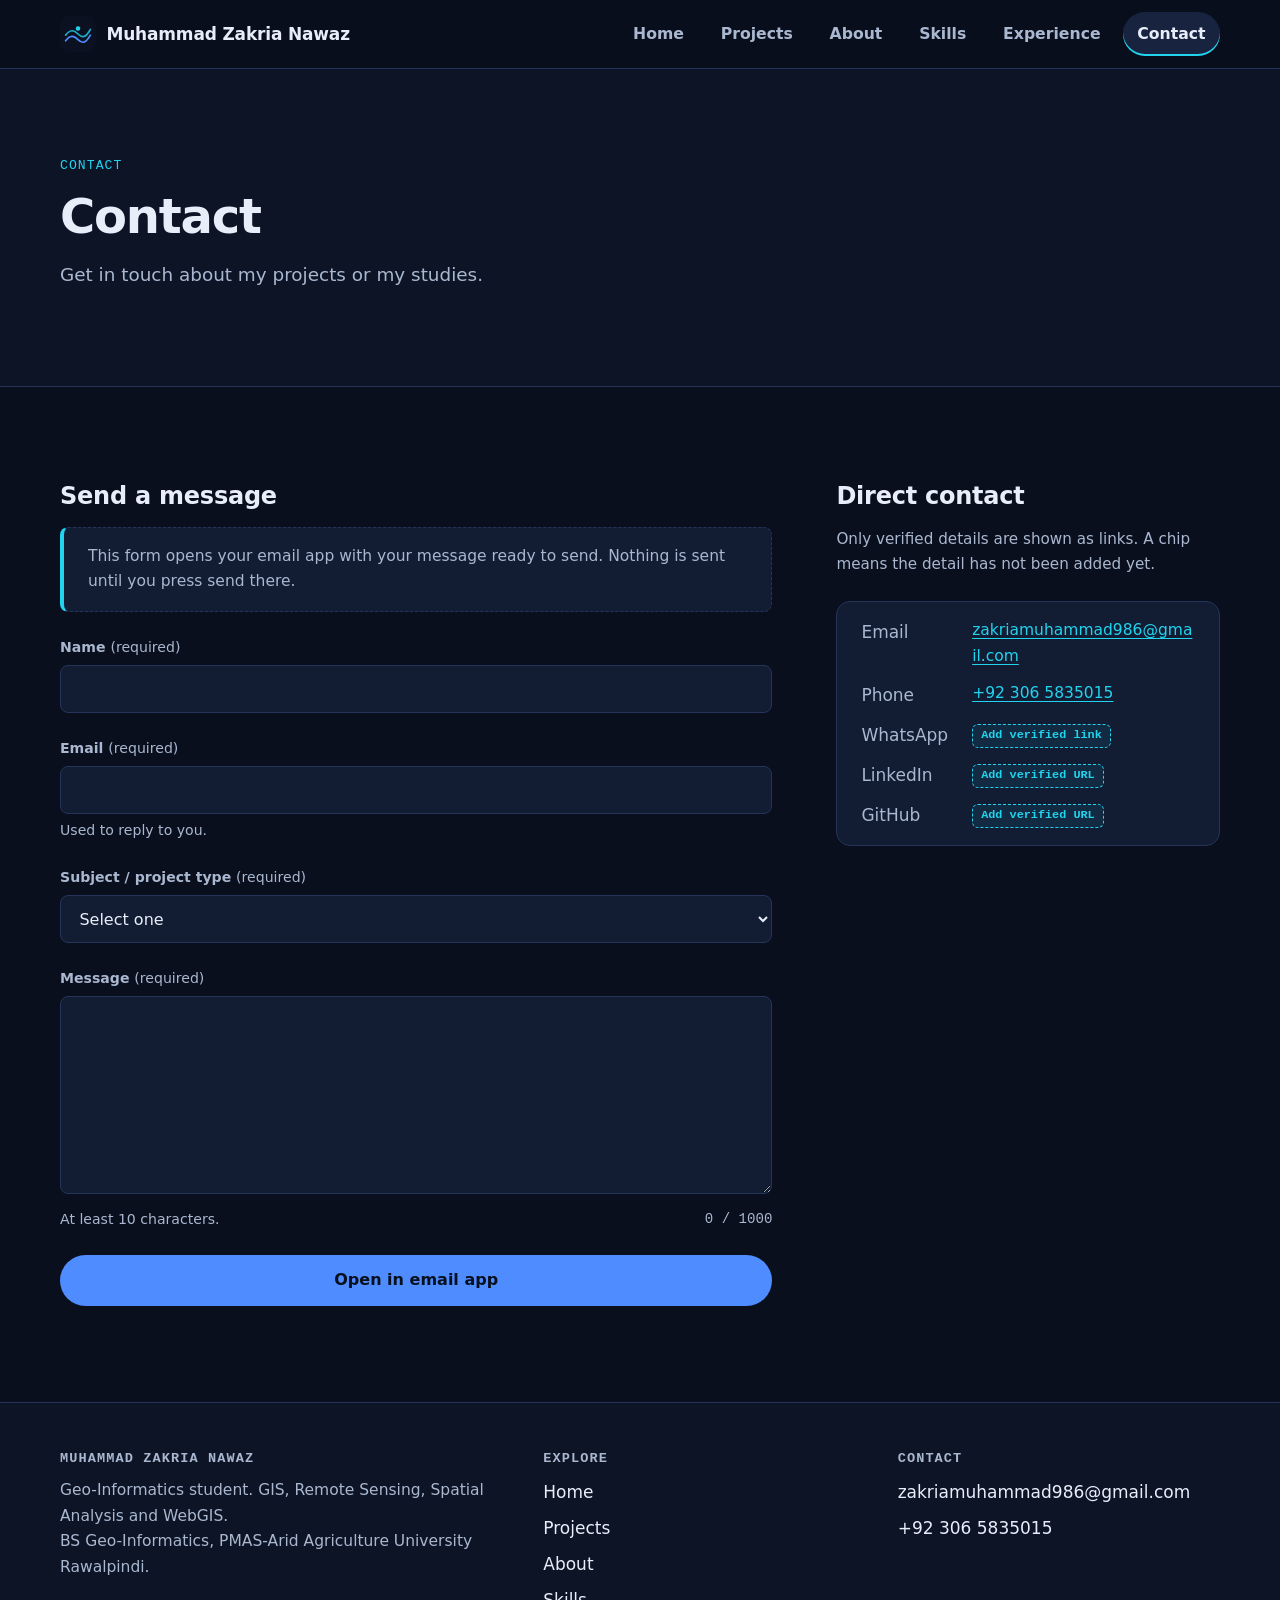
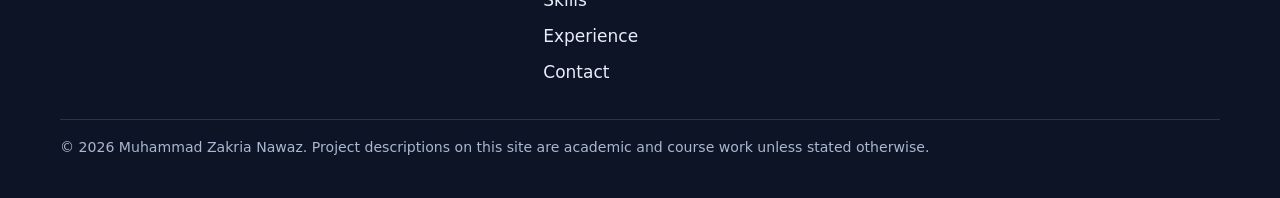
<file: contact.html>
<!doctype html>
<html lang="en">
<head>
  <meta charset="utf-8">
  <meta name="viewport" content="width=device-width, initial-scale=1">
  <title>Contact | Muhammad Zakria Nawaz</title>
  <meta name="description" content="Contact Muhammad Zakria Nawaz.">
  <meta name="theme-color" content="#0a0f1d">

  <meta property="og:title" content="Contact | Muhammad Zakria Nawaz">
  <meta property="og:description" content="Contact Muhammad Zakria Nawaz.">
  <meta property="og:type" content="website">
  <link rel="icon" href="assets/img/favicon.svg" type="image/svg+xml">
  <link rel="stylesheet" href="css/styles.css">
</head>
<body>
  <a class="skip-link" href="#main">Skip to main content</a>

  <header class="site-header">
    <div class="container header-inner">
      <a class="brand" href="index.html" aria-label="Muhammad Zakria Nawaz, home">
        <img src="assets/img/favicon.svg" width="36" height="36" alt="">
        <span>Muhammad Zakria Nawaz</span>
      </a>
      <button class="nav-toggle" type="button" aria-expanded="false" aria-controls="site-nav">
        <span class="bars" aria-hidden="true"></span>
        <span>Menu</span>
      </button>
      <nav class="site-nav" id="site-nav" aria-label="Main">
        <ul class="nav-list">
          <li><a href="index.html">Home</a></li>
          <li><a href="projects.html">Projects</a></li>
          <li><a href="about.html">About</a></li>
          <li><a href="skills.html">Skills</a></li>
          <li><a href="experience.html">Experience</a></li>
          <li><a href="contact.html" aria-current="page">Contact</a></li>
        </ul>
      </nav>
    </div>
  </header>

  <main id="main">

    <section class="page-hero">
      <div class="container">
        <p class="eyebrow">Contact</p>
        <h1>Contact</h1>
        <p class="lead">Get in touch about my projects or my studies.</p>
      </div>
    </section>

    <section class="section" aria-label="Contact">
      <div class="container contact-grid">
        <div>
          <h2>Send a message</h2>
          <p id="contact-noscript" class="notice notice-warn" style="margin-top:0"><strong>This form needs JavaScript.</strong> It cannot send messages without it.</p>
          <p id="form-mode" class="notice form-mode"></p>

          <form id="contact-form" novalidate aria-describedby="form-mode">
            <div id="form-summary" class="form-summary" tabindex="-1" role="alert" hidden></div>
            <div id="form-error" class="form-error" tabindex="-1" role="alert" hidden></div>
            <div id="form-status" class="form-status" tabindex="-1" role="status" aria-live="polite" hidden></div>

            <fieldset id="contact-fields" class="form-fields" disabled>
              <legend class="visually-hidden">Your message</legend>

              <div class="field">
                <label for="cf-name">Name <span class="req">(required)</span></label>
                <input id="cf-name" name="name" type="text" autocomplete="name" required>
                <p class="field-error" id="cf-name-err" hidden></p>
              </div>

              <div class="field">
                <label for="cf-email">Email <span class="req">(required)</span></label>
                <input id="cf-email" name="email" type="email" autocomplete="email" inputmode="email" required aria-describedby="cf-email-hint">
                <p class="field-hint" id="cf-email-hint">Used to reply to you.</p>
                <p class="field-error" id="cf-email-err" hidden></p>
              </div>

              <div class="field">
                <label for="cf-type">Subject / project type <span class="req">(required)</span></label>
                <select id="cf-type" name="type" required>
                  <option value="">Select one</option>
                  <option value="General question">General question</option>
                  <optgroup label="Project type">
                    <option value="GIS &amp; Spatial Analysis">GIS &amp; Spatial Analysis</option>
                    <option value="Remote Sensing &amp; Image Processing">Remote Sensing &amp; Image Processing</option>
                    <option value="WebGIS &amp; Programming">WebGIS &amp; Programming</option>
                    <option value="Cartography &amp; Network Analysis">Cartography &amp; Network Analysis</option>
                  </optgroup>
                  <option value="Other">Other</option>
                </select>
                <p class="field-error" id="cf-type-err" hidden></p>
              </div>

              <div class="field">
                <label for="cf-message">Message <span class="req">(required)</span></label>
                <textarea id="cf-message" name="message" rows="7" required aria-describedby="cf-message-hint"></textarea>
                <p class="field-hint" id="cf-message-hint">At least 10 characters. <span id="cf-count" class="count-note">0 / 3000</span></p>
                <p class="field-error" id="cf-message-err" hidden></p>
              </div>

              <div class="hp" aria-hidden="true">
                <label for="cf-confirm">Leave this field empty</label>
                <input id="cf-confirm" name="confirm" type="text" tabindex="-1" autocomplete="off">
              </div>

              <button id="cf-submit" class="btn btn-primary" type="submit" disabled>Form not connected yet</button>
            </fieldset>
          </form>
        </div>

        <aside aria-labelledby="direct-title">
          <h2 id="direct-title">Direct contact</h2>
          <p class="contact-note">Only verified details are shown as links. A chip means the detail has not been added yet.</p>
          <dl class="info-dl contact-dl">
            <dt>Email</dt><dd data-contact-row="email"><span class="add-details">Add verified email</span></dd>
            <dt>Phone</dt><dd data-contact-row="phone"><span class="add-details">Add verified phone</span></dd>
            <dt>WhatsApp</dt><dd data-contact-row="whatsapp"><span class="add-details">Add verified link</span></dd>
            <dt>LinkedIn</dt><dd data-contact-row="linkedin"><span class="add-details">Add verified URL</span></dd>
            <dt>GitHub</dt><dd data-contact-row="github"><span class="add-details">Add verified URL</span></dd>
          </dl>
        </aside>
      </div>
    </section>

  </main>

  <footer class="site-footer">
    <div class="container">
      <div class="footer-grid">
        <div>
          <h2>Muhammad Zakria Nawaz</h2>
          <p>Geo-Informatics student. GIS, Remote Sensing, Spatial Analysis and WebGIS.<br>
          BS Geo-Informatics, PMAS-Arid Agriculture University Rawalpindi.</p>
        </div>
        <nav aria-label="Footer">
          <h2>Explore</h2>
          <ul>
          <li><a href="index.html">Home</a></li>
          <li><a href="projects.html">Projects</a></li>
          <li><a href="about.html">About</a></li>
          <li><a href="skills.html">Skills</a></li>
          <li><a href="experience.html">Experience</a></li>
          <li><a href="contact.html">Contact</a></li>
          </ul>
        </nav>
        <div>
          <h2>Contact</h2>
          <div data-contact-links>
            <p>Verified contact and social links will appear here once they are added.</p>
          </div>
        </div>
      </div>
      <p class="footer-bottom">&copy; <span data-year>2026</span> Muhammad Zakria Nawaz. Project descriptions on this site are academic and course work unless stated otherwise.</p>
    </div>
  </footer>

  <script src="js/content-loader.js" data-content="site" data-scripts="js/main.js,js/contact.js"></script>
</body>
</html>
</file>
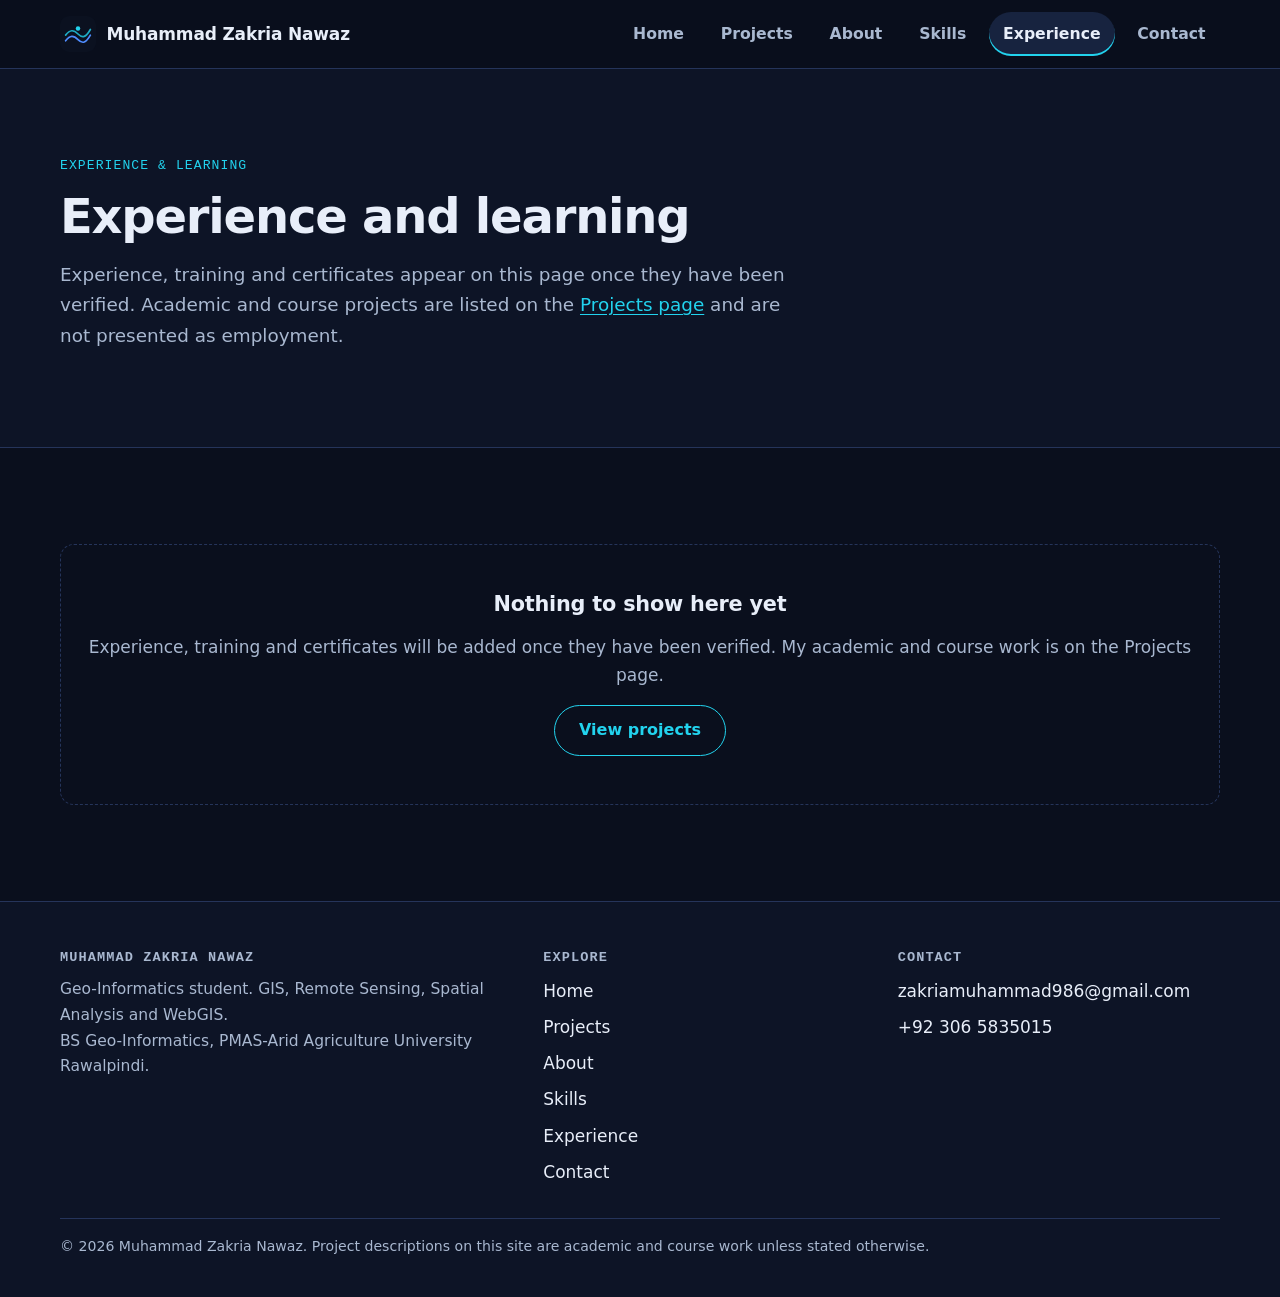
<file: experience.html>
<!doctype html>
<html lang="en">
<head>
  <meta charset="utf-8">
  <meta name="viewport" content="width=device-width, initial-scale=1">
  <title>Experience and Learning | Muhammad Zakria Nawaz</title>
  <meta name="description" content="Verified experience, training and certificates of Muhammad Zakria Nawaz. Academic projects are listed on the Projects page.">
  <meta name="theme-color" content="#0a0f1d">

  <meta property="og:title" content="Experience and Learning | Muhammad Zakria Nawaz">
  <meta property="og:description" content="Verified experience, training and certificates of Muhammad Zakria Nawaz. Academic projects are listed on the Projects page.">
  <meta property="og:type" content="website">
  <link rel="icon" href="assets/img/favicon.svg" type="image/svg+xml">
  <link rel="stylesheet" href="css/styles.css">
</head>
<body>
  <a class="skip-link" href="#main">Skip to main content</a>

  <header class="site-header">
    <div class="container header-inner">
      <a class="brand" href="index.html" aria-label="Muhammad Zakria Nawaz, home">
        <img src="assets/img/favicon.svg" width="36" height="36" alt="">
        <span>Muhammad Zakria Nawaz</span>
      </a>
      <button class="nav-toggle" type="button" aria-expanded="false" aria-controls="site-nav">
        <span class="bars" aria-hidden="true"></span>
        <span>Menu</span>
      </button>
      <nav class="site-nav" id="site-nav" aria-label="Main">
        <ul class="nav-list">
          <li><a href="index.html">Home</a></li>
          <li><a href="projects.html">Projects</a></li>
          <li><a href="about.html">About</a></li>
          <li><a href="skills.html">Skills</a></li>
          <li><a href="experience.html" aria-current="page">Experience</a></li>
          <li><a href="contact.html">Contact</a></li>
        </ul>
      </nav>
    </div>
  </header>

  <main id="main">

    <section class="page-hero">
      <div class="container">
        <p class="eyebrow">Experience &amp; Learning</p>
        <h1>Experience and learning</h1>
        <p class="lead">Experience, training and certificates appear on this page once they have been verified. Academic and course projects are listed on the <a href="projects.html">Projects page</a> and are not presented as employment.</p>
        <nav id="experience-jump" aria-label="Sections on this page"></nav>
      </div>
    </section>

    <div id="experience-root">
      <noscript>
        <section class="section"><div class="container"><p class="notice" style="margin-top:0">This page needs JavaScript to show its content.</p></div></section>
      </noscript>
    </div>

  </main>

  <footer class="site-footer">
    <div class="container">
      <div class="footer-grid">
        <div>
          <h2>Muhammad Zakria Nawaz</h2>
          <p>Geo-Informatics student. GIS, Remote Sensing, Spatial Analysis and WebGIS.<br>
          BS Geo-Informatics, PMAS-Arid Agriculture University Rawalpindi.</p>
        </div>
        <nav aria-label="Footer">
          <h2>Explore</h2>
          <ul>
          <li><a href="index.html">Home</a></li>
          <li><a href="projects.html">Projects</a></li>
          <li><a href="about.html">About</a></li>
          <li><a href="skills.html">Skills</a></li>
          <li><a href="experience.html">Experience</a></li>
          <li><a href="contact.html">Contact</a></li>
          </ul>
        </nav>
        <div>
          <h2>Contact</h2>
          <div data-contact-links>
            <p>Verified contact and social links will appear here once they are added.</p>
          </div>
        </div>
      </div>
      <p class="footer-bottom">&copy; <span data-year>2026</span> Muhammad Zakria Nawaz. Project descriptions on this site are academic and course work unless stated otherwise.</p>
    </div>
  </footer>

  <script src="js/content-loader.js" data-content="site,experience" data-scripts="js/main.js,js/experience.js"></script>
</body>
</html>
</file>
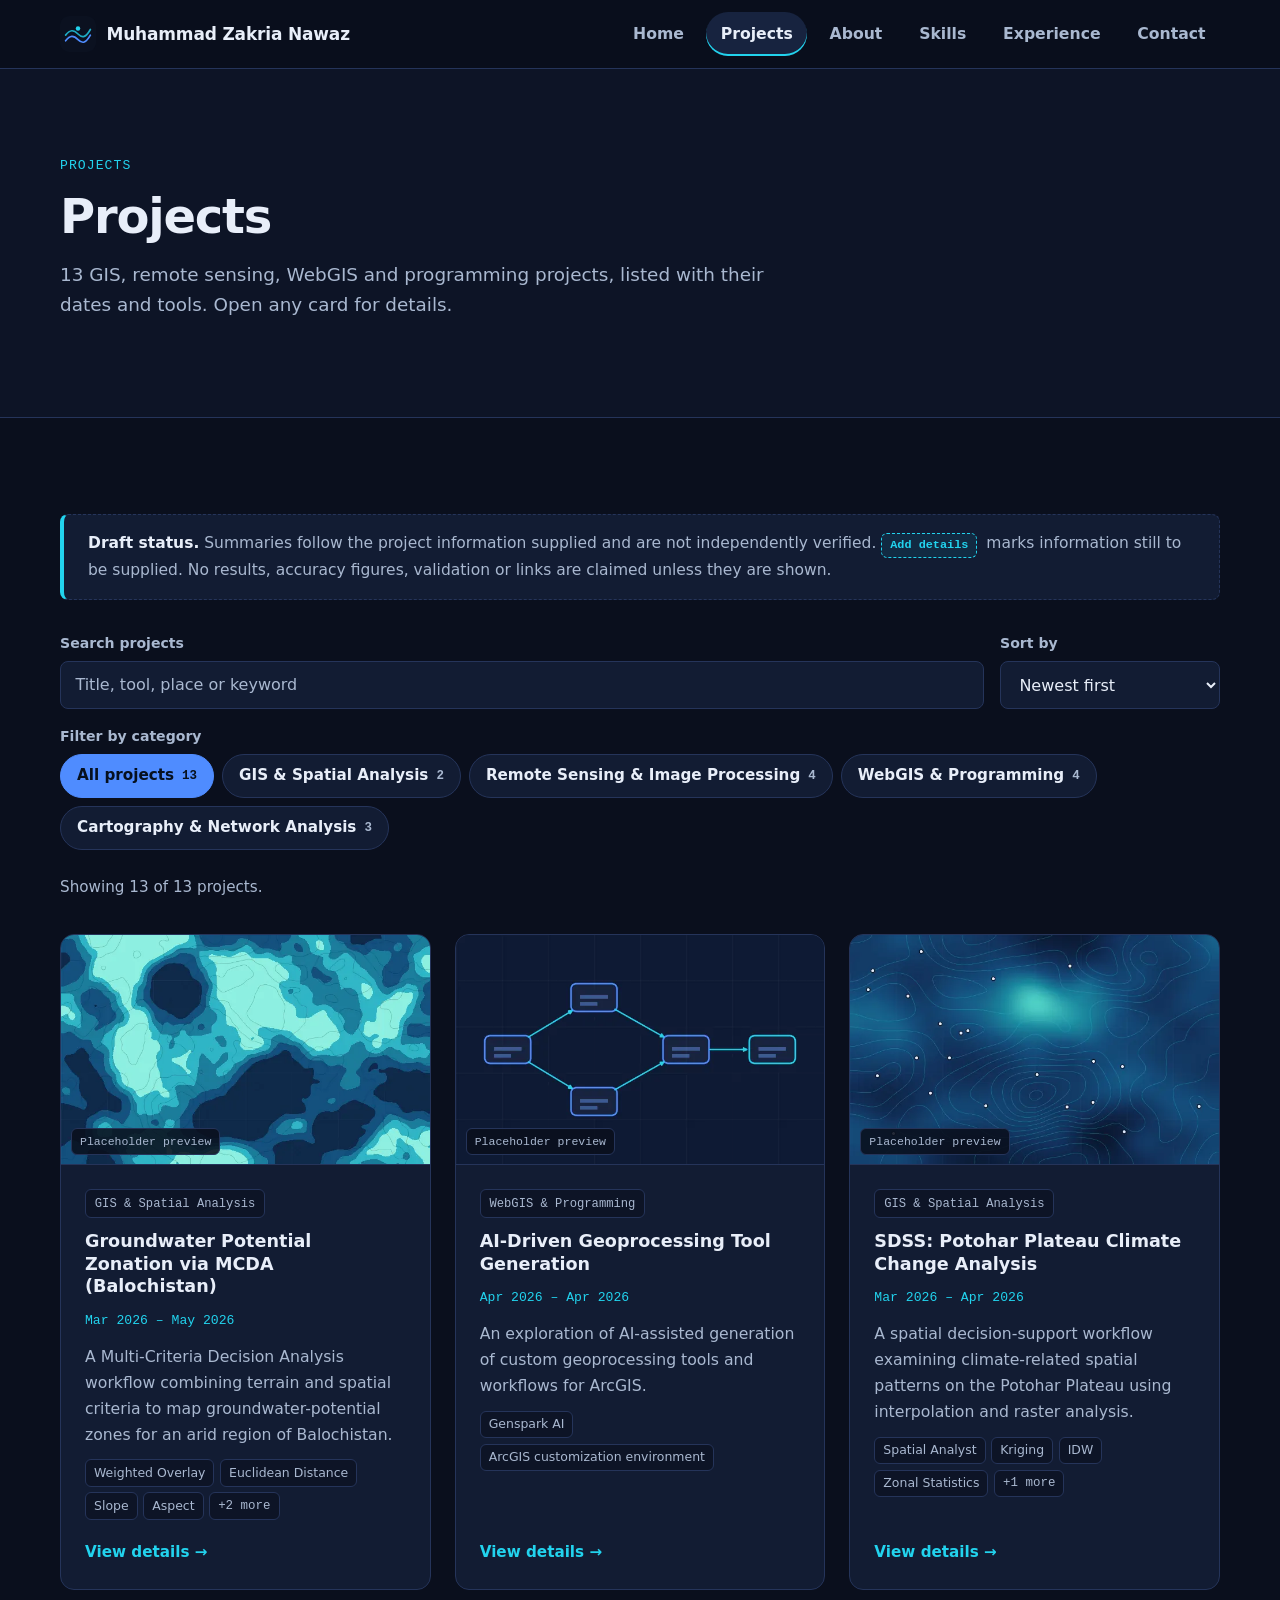
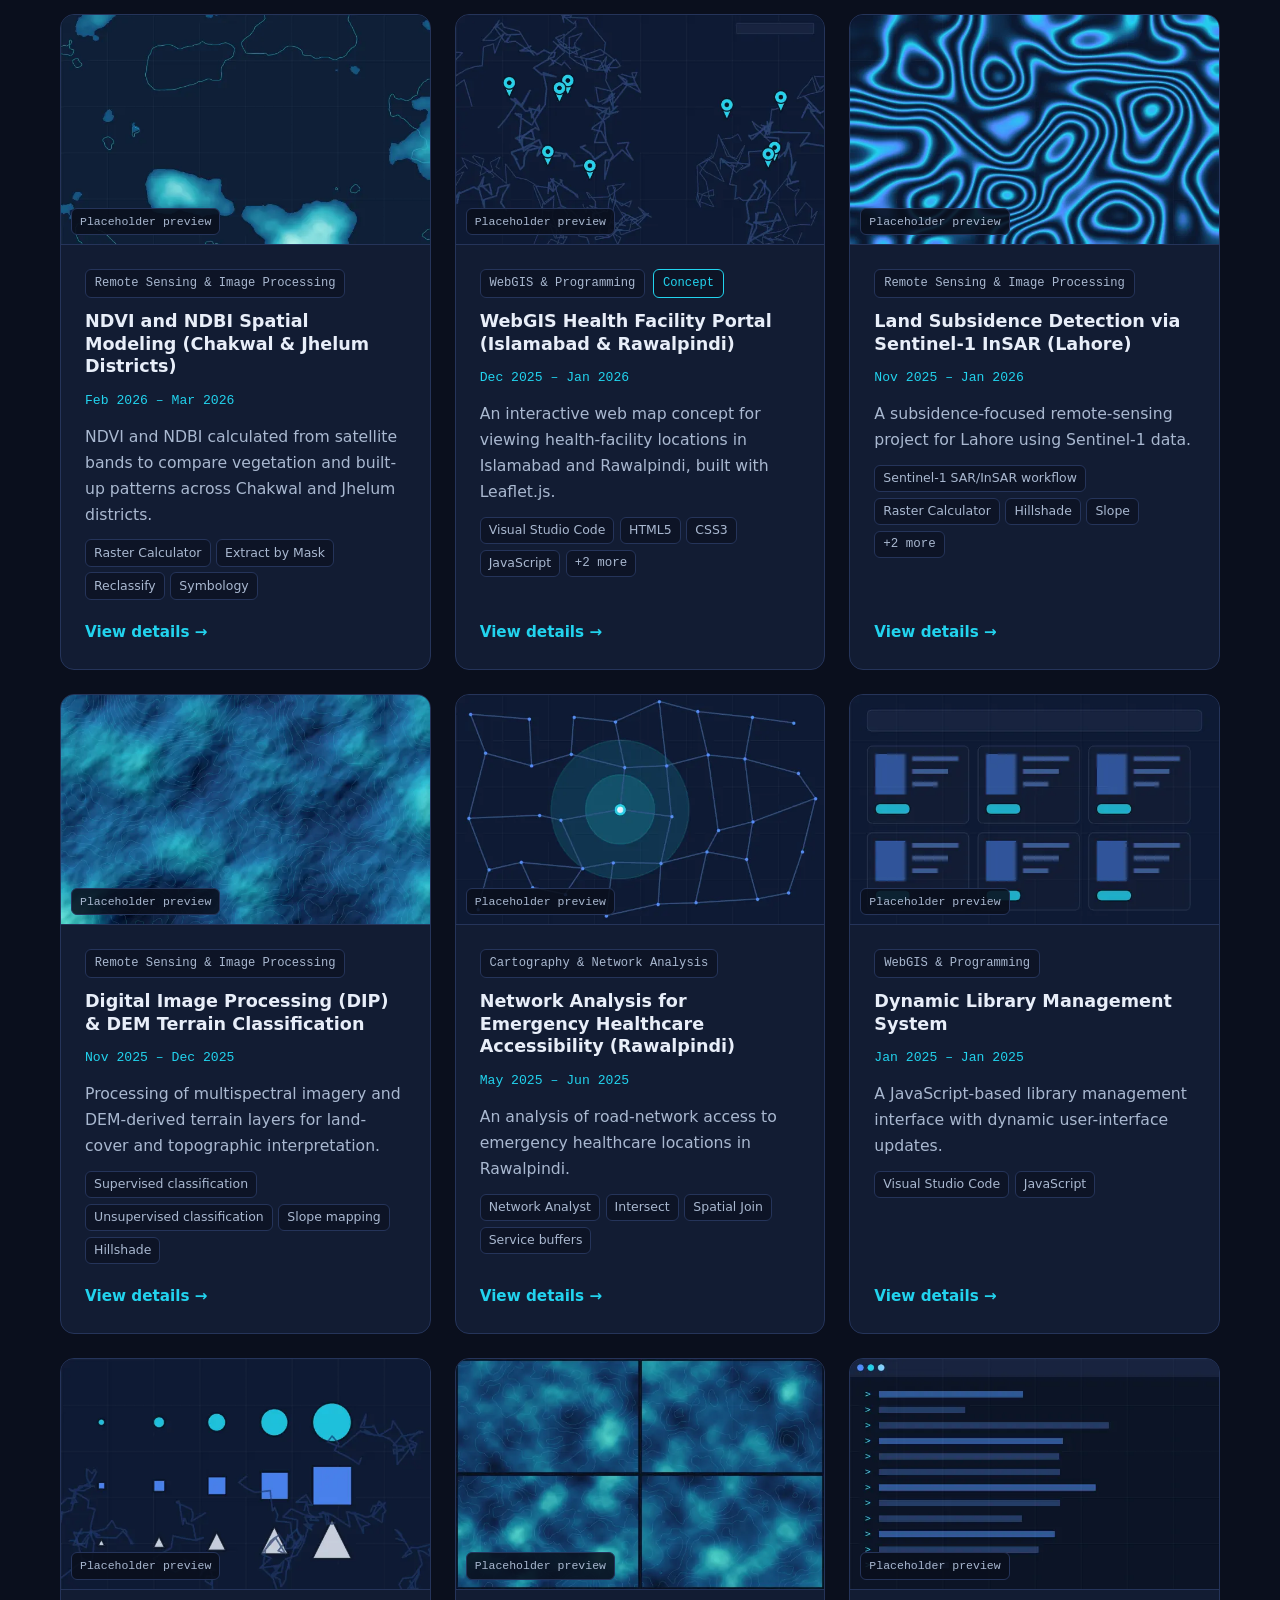
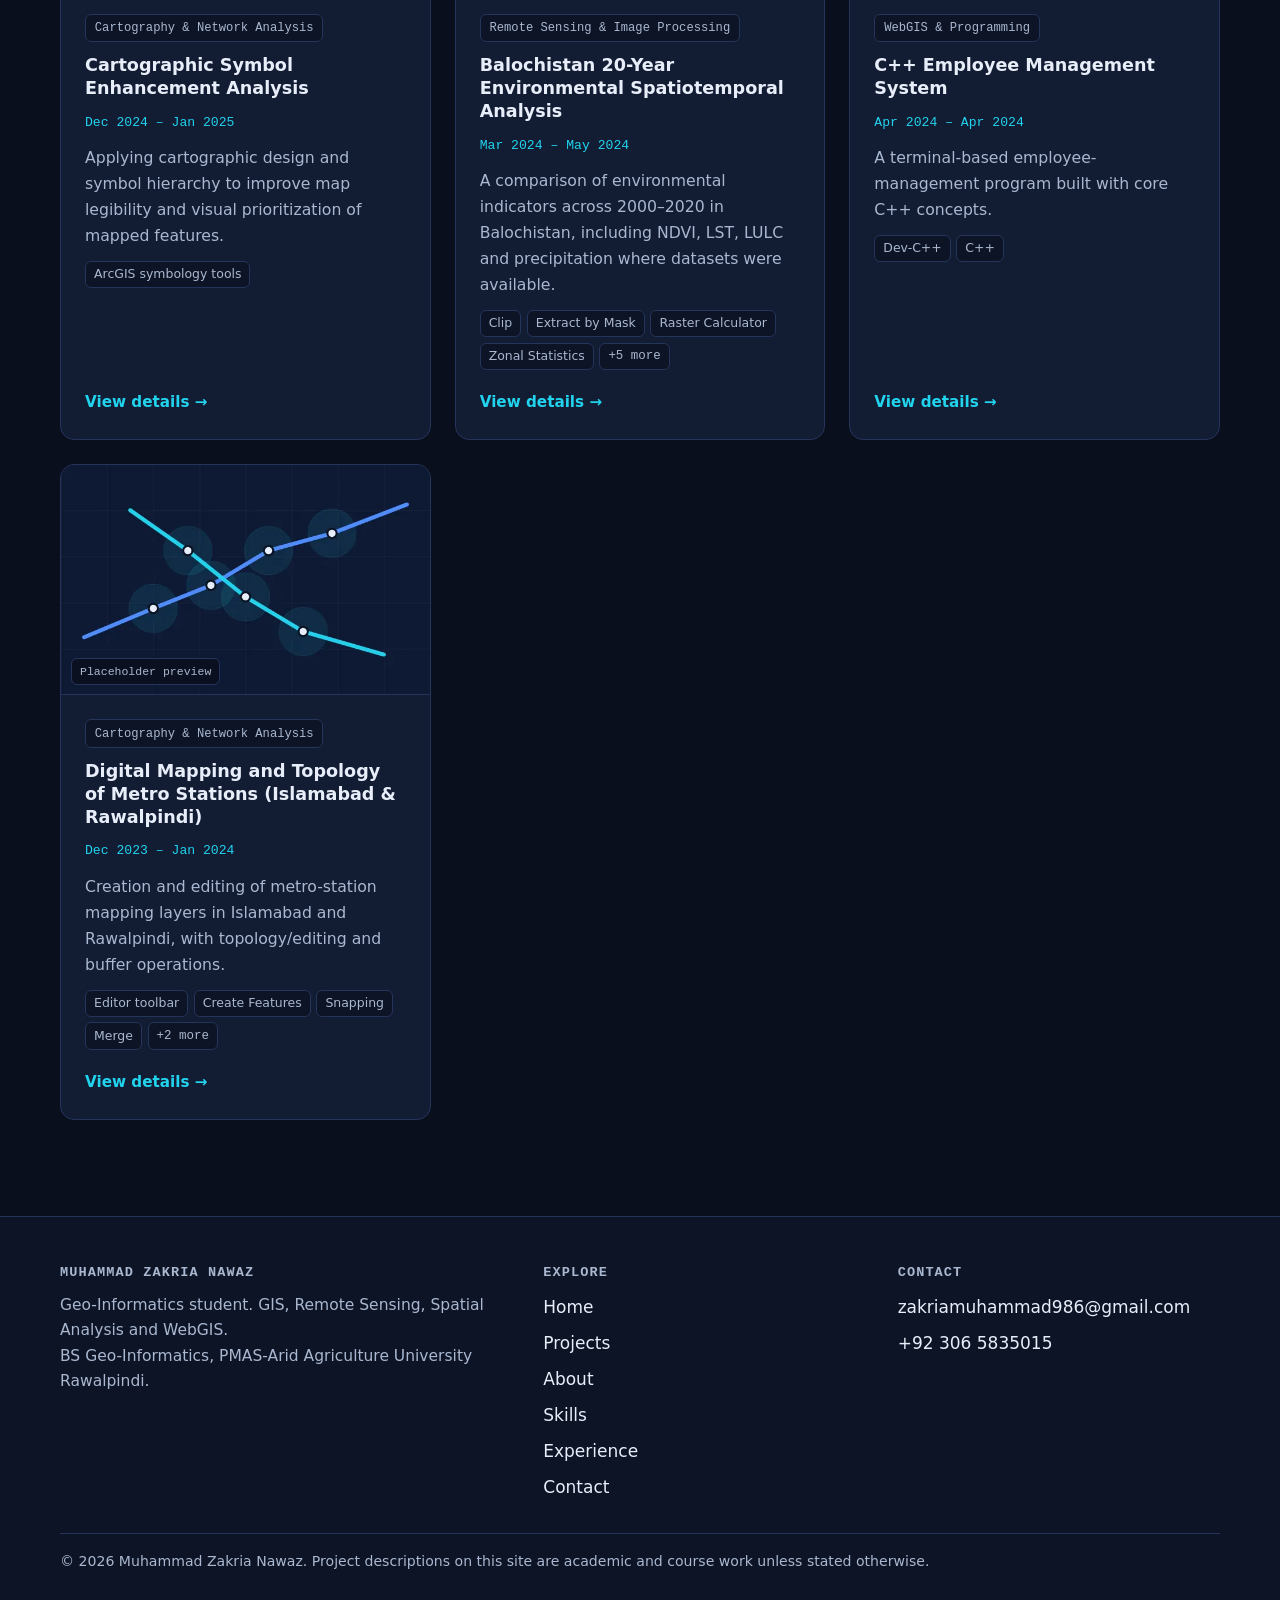
<file: projects.html>
<!doctype html>
<html lang="en">
<head>
  <meta charset="utf-8">
  <meta name="viewport" content="width=device-width, initial-scale=1">
  <title>Projects | Muhammad Zakria Nawaz</title>
  <meta name="description" content="GIS, remote sensing, WebGIS and programming projects by Muhammad Zakria Nawaz, with search and filters.">
  <meta name="theme-color" content="#0a0f1d">

  <meta property="og:title" content="Projects | Muhammad Zakria Nawaz">
  <meta property="og:description" content="GIS, remote sensing, WebGIS and programming projects by Muhammad Zakria Nawaz, with search and filters.">
  <meta property="og:type" content="website">
  <link rel="icon" href="assets/img/favicon.svg" type="image/svg+xml">
  <link rel="stylesheet" href="css/styles.css">
</head>
<body>
  <a class="skip-link" href="#main">Skip to main content</a>

  <header class="site-header">
    <div class="container header-inner">
      <a class="brand" href="index.html" aria-label="Muhammad Zakria Nawaz, home">
        <img src="assets/img/favicon.svg" width="36" height="36" alt="">
        <span>Muhammad Zakria Nawaz</span>
      </a>
      <button class="nav-toggle" type="button" aria-expanded="false" aria-controls="site-nav">
        <span class="bars" aria-hidden="true"></span>
        <span>Menu</span>
      </button>
      <nav class="site-nav" id="site-nav" aria-label="Main">
        <ul class="nav-list">
          <li><a href="index.html">Home</a></li>
          <li><a href="projects.html" aria-current="page">Projects</a></li>
          <li><a href="about.html">About</a></li>
          <li><a href="skills.html">Skills</a></li>
          <li><a href="experience.html">Experience</a></li>
          <li><a href="contact.html">Contact</a></li>
        </ul>
      </nav>
    </div>
  </header>

  <main id="main">

    <section class="page-hero">
      <div class="container">
        <p class="eyebrow">Projects</p>
        <h1>Projects</h1>
        <p class="lead">13 GIS, remote sensing, WebGIS and programming projects, listed with their dates and tools. Open any card for details.</p>
      </div>
    </section>

    <section class="section" aria-label="Project list">
      <div class="container">
        <p class="notice draft-notice"><strong>Draft status.</strong> Summaries follow the project information supplied and are not independently verified. <span class="add-details">Add details</span> marks information still to be supplied. No results, accuracy figures, validation or links are claimed unless they are shown.</p>

        <form class="project-controls" id="project-form" role="search" aria-label="Search and filter projects">
          <div class="control-row">
            <div class="field">
              <label for="project-search">Search projects</label>
              <input id="project-search" type="search" placeholder="Title, tool, place or keyword" autocomplete="off" spellcheck="false">
            </div>
            <div class="field">
              <label for="project-sort">Sort by</label>
              <select id="project-sort">
                <option value="newest">Newest first</option>
                <option value="oldest">Oldest first</option>
                <option value="title">Title A to Z</option>
              </select>
            </div>
          </div>
          <fieldset class="chips" id="category-filters">
            <legend>Filter by category</legend>
            <div class="chip-row">
              <div class="chip"><input type="radio" name="category" id="cat-all" value="all" checked><label for="cat-all">All projects <span class="count" data-count="all"></span></label></div>
              <div class="chip"><input type="radio" name="category" id="cat-gis" value="gis"><label for="cat-gis">GIS &amp; Spatial Analysis <span class="count" data-count="gis"></span></label></div><div class="chip"><input type="radio" name="category" id="cat-rs" value="rs"><label for="cat-rs">Remote Sensing &amp; Image Processing <span class="count" data-count="rs"></span></label></div><div class="chip"><input type="radio" name="category" id="cat-web" value="web"><label for="cat-web">WebGIS &amp; Programming <span class="count" data-count="web"></span></label></div><div class="chip"><input type="radio" name="category" id="cat-carto" value="carto"><label for="cat-carto">Cartography &amp; Network Analysis <span class="count" data-count="carto"></span></label></div>
            </div>
          </fieldset>
          <div class="control-foot">
            <p id="results-status" role="status" aria-live="polite"></p>
            <button type="button" class="btn-link" data-clear-filters data-main-clear hidden>Clear filters</button>
          </div>
        </form>

        <noscript><p class="notice">This page needs JavaScript to list and filter the projects.</p></noscript>
        <ul class="project-grid" id="project-grid" aria-label="Projects"></ul>
        <div class="empty-state" id="empty-state" hidden>
          <h2>No projects match</h2>
          <p>Try a different word or choose another category.</p>
          <button type="button" class="btn btn-secondary" data-clear-filters>Clear filters</button>
        </div>
      </div>
    </section>

    <dialog id="project-dialog" class="project-dialog" aria-labelledby="dialog-title">
      <div class="dialog-inner">
        <div class="dialog-head">
          <div>
            <p class="eyebrow" id="dialog-eyebrow"></p>
            <h2 id="dialog-title"></h2>
            <p class="dialog-dates" id="dialog-dates"></p>
          </div>
          <button type="button" class="dialog-close" id="dialog-close" aria-label="Close project details"><span aria-hidden="true">&times;</span> Close</button>
        </div>
        <div class="dialog-body" id="dialog-body" tabindex="0" role="region" aria-label="Project details"></div>
        <div class="dialog-foot">
          <button type="button" class="btn btn-secondary" id="dialog-prev">&larr; Previous</button>
          <span id="dialog-pos"></span>
          <button type="button" class="btn btn-secondary" id="dialog-next">Next &rarr;</button>
        </div>
        <p class="visually-hidden" id="dialog-status" role="status" aria-live="polite"></p>
      </div>
    </dialog>

  </main>

  <footer class="site-footer">
    <div class="container">
      <div class="footer-grid">
        <div>
          <h2>Muhammad Zakria Nawaz</h2>
          <p>Geo-Informatics student. GIS, Remote Sensing, Spatial Analysis and WebGIS.<br>
          BS Geo-Informatics, PMAS-Arid Agriculture University Rawalpindi.</p>
        </div>
        <nav aria-label="Footer">
          <h2>Explore</h2>
          <ul>
          <li><a href="index.html">Home</a></li>
          <li><a href="projects.html">Projects</a></li>
          <li><a href="about.html">About</a></li>
          <li><a href="skills.html">Skills</a></li>
          <li><a href="experience.html">Experience</a></li>
          <li><a href="contact.html">Contact</a></li>
          </ul>
        </nav>
        <div>
          <h2>Contact</h2>
          <div data-contact-links>
            <p>Verified contact and social links will appear here once they are added.</p>
          </div>
        </div>
      </div>
      <p class="footer-bottom">&copy; <span data-year>2026</span> Muhammad Zakria Nawaz. Project descriptions on this site are academic and course work unless stated otherwise.</p>
    </div>
  </footer>

  <script src="js/content-loader.js" data-content="site,projects" data-scripts="js/main.js,js/projects.js"></script>
</body>
</html>
</file>
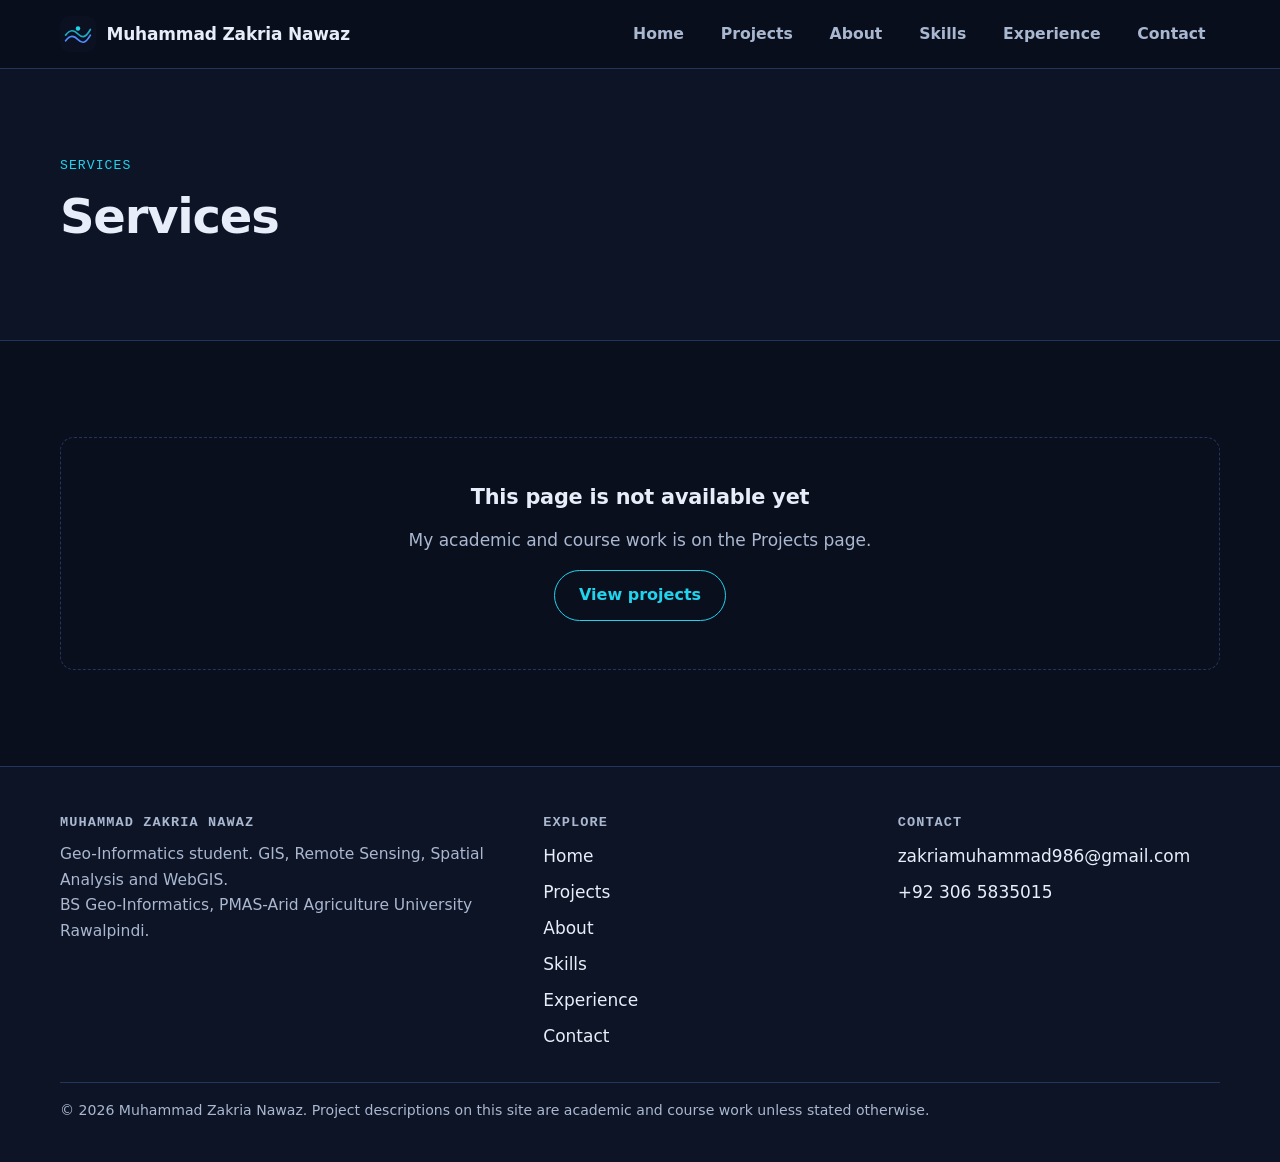
<file: services.html>
<!doctype html>
<html lang="en">
<head>
  <meta charset="utf-8">
  <meta name="viewport" content="width=device-width, initial-scale=1">
  <title>Services | Muhammad Zakria Nawaz</title>
  <meta name="description" content="Optional services page of Muhammad Zakria Nawaz.">
  <meta name="theme-color" content="#0a0f1d">
  <!-- Optional page, off by default. Remove this line when you launch Services (see content/services.json). -->
  <meta name="robots" content="noindex">
  <meta property="og:title" content="Services | Muhammad Zakria Nawaz">
  <meta property="og:description" content="Optional services page of Muhammad Zakria Nawaz.">
  <meta property="og:type" content="website">
  <link rel="icon" href="assets/img/favicon.svg" type="image/svg+xml">
  <link rel="stylesheet" href="css/styles.css">
</head>
<body>
  <a class="skip-link" href="#main">Skip to main content</a>

  <header class="site-header">
    <div class="container header-inner">
      <a class="brand" href="index.html" aria-label="Muhammad Zakria Nawaz, home">
        <img src="assets/img/favicon.svg" width="36" height="36" alt="">
        <span>Muhammad Zakria Nawaz</span>
      </a>
      <button class="nav-toggle" type="button" aria-expanded="false" aria-controls="site-nav">
        <span class="bars" aria-hidden="true"></span>
        <span>Menu</span>
      </button>
      <nav class="site-nav" id="site-nav" aria-label="Main">
        <ul class="nav-list">
          <li><a href="index.html">Home</a></li>
          <li><a href="projects.html">Projects</a></li>
          <li><a href="about.html">About</a></li>
          <li><a href="skills.html">Skills</a></li>
          <li><a href="experience.html">Experience</a></li>
          <li><a href="contact.html">Contact</a></li>
        </ul>
      </nav>
    </div>
  </header>

  <main id="main">

    <section class="page-hero">
      <div class="container">
        <p class="eyebrow">Services</p>
        <h1>Services</h1>
        <p class="lead" id="services-lead"></p>
      </div>
    </section>

    <div id="services-root">
      <noscript>
        <section class="section"><div class="container"><p class="notice" style="margin-top:0">This page needs JavaScript to show its content.</p></div></section>
      </noscript>
    </div>

  </main>

  <footer class="site-footer">
    <div class="container">
      <div class="footer-grid">
        <div>
          <h2>Muhammad Zakria Nawaz</h2>
          <p>Geo-Informatics student. GIS, Remote Sensing, Spatial Analysis and WebGIS.<br>
          BS Geo-Informatics, PMAS-Arid Agriculture University Rawalpindi.</p>
        </div>
        <nav aria-label="Footer">
          <h2>Explore</h2>
          <ul>
          <li><a href="index.html">Home</a></li>
          <li><a href="projects.html">Projects</a></li>
          <li><a href="about.html">About</a></li>
          <li><a href="skills.html">Skills</a></li>
          <li><a href="experience.html">Experience</a></li>
          <li><a href="contact.html">Contact</a></li>
          </ul>
        </nav>
        <div>
          <h2>Contact</h2>
          <div data-contact-links>
            <p>Verified contact and social links will appear here once they are added.</p>
          </div>
        </div>
      </div>
      <p class="footer-bottom">&copy; <span data-year>2026</span> Muhammad Zakria Nawaz. Project descriptions on this site are academic and course work unless stated otherwise.</p>
    </div>
  </footer>

  <script src="js/content-loader.js" data-content="site,projects,services" data-scripts="js/main.js,js/services.js"></script>
</body>
</html>
</file>
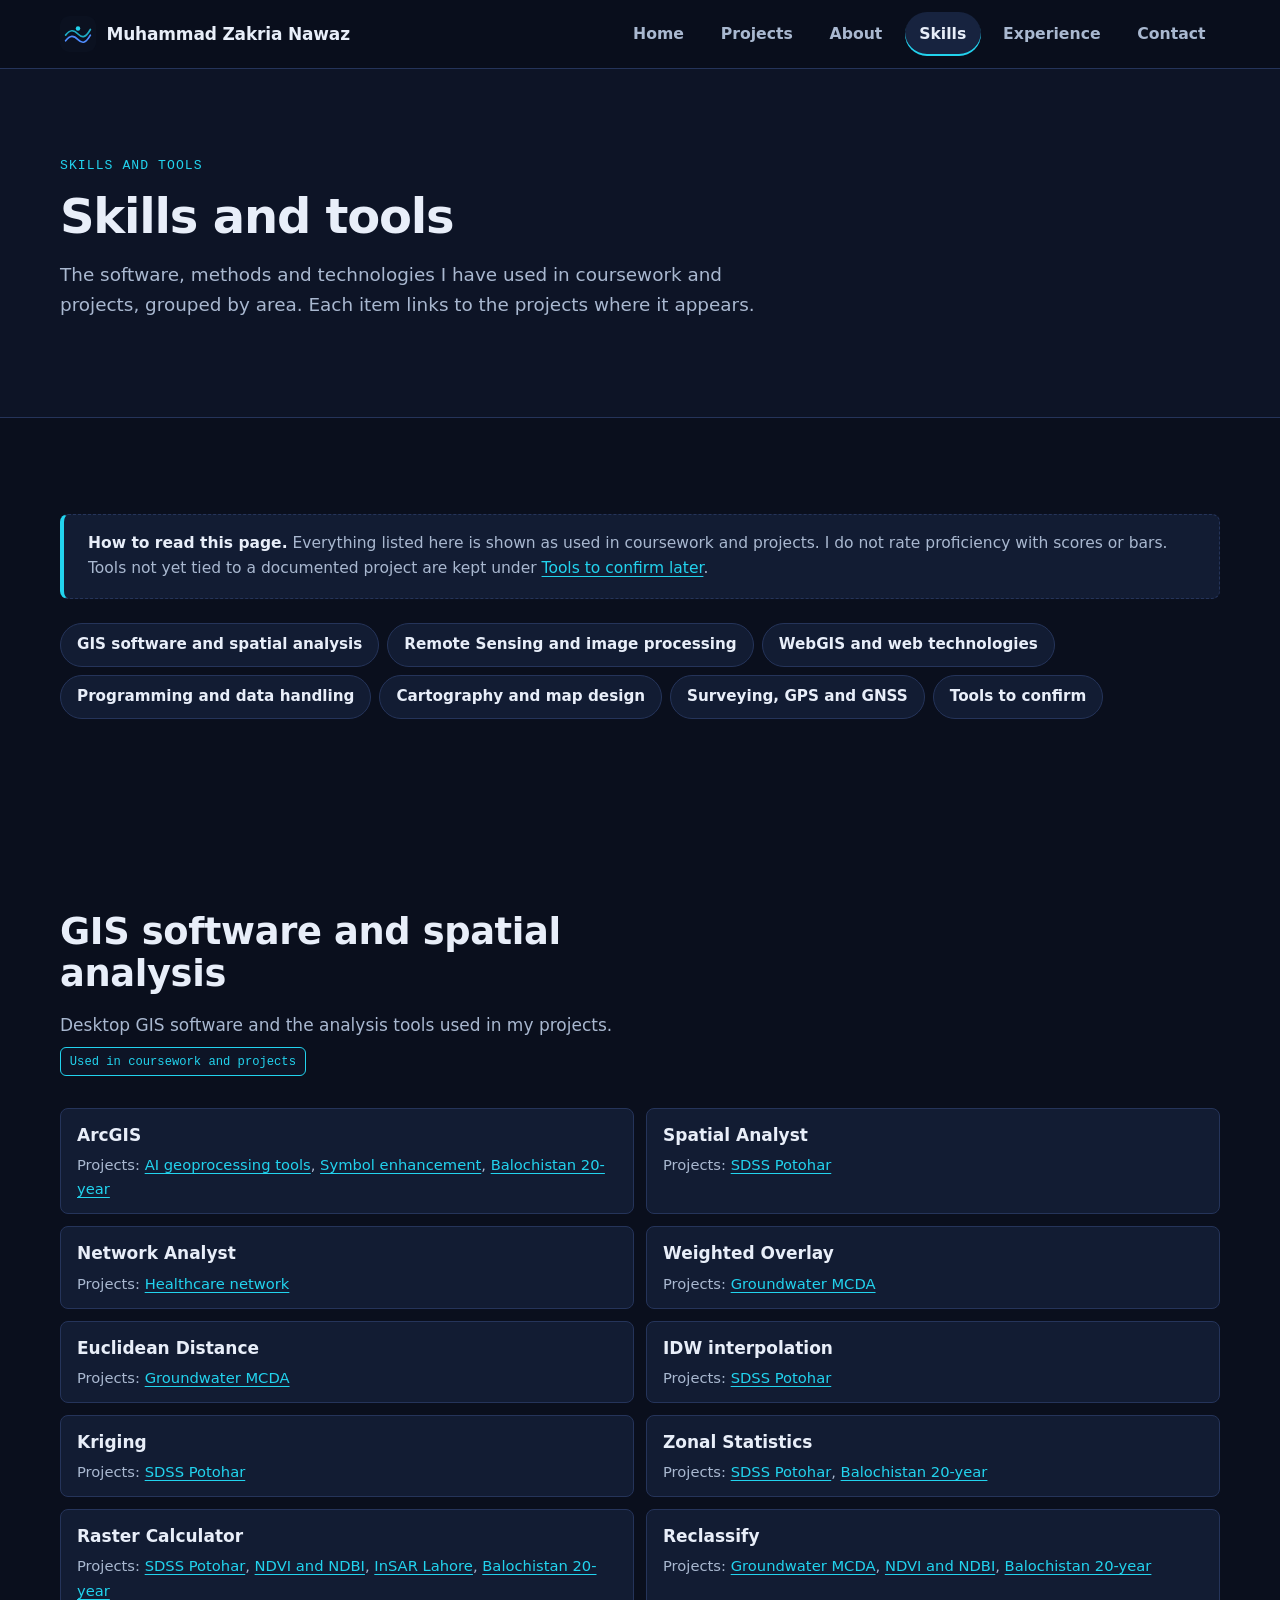
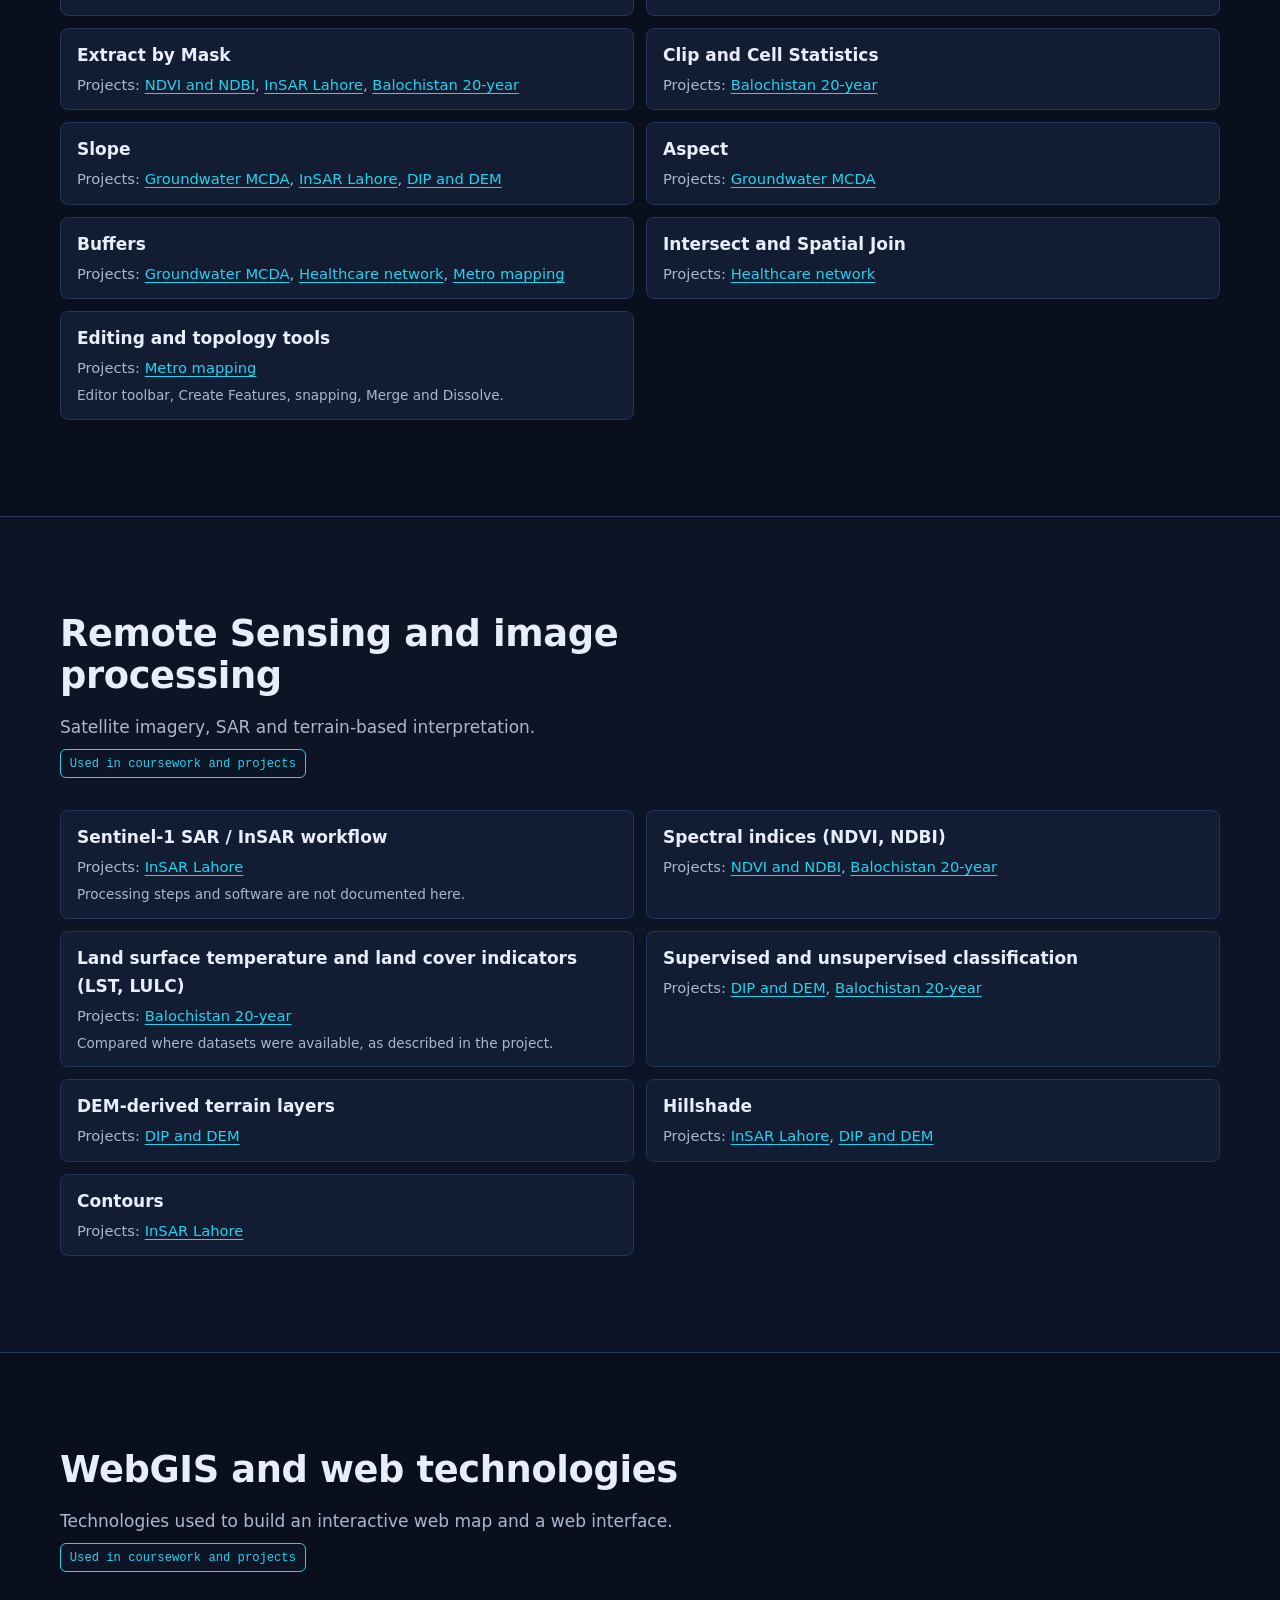
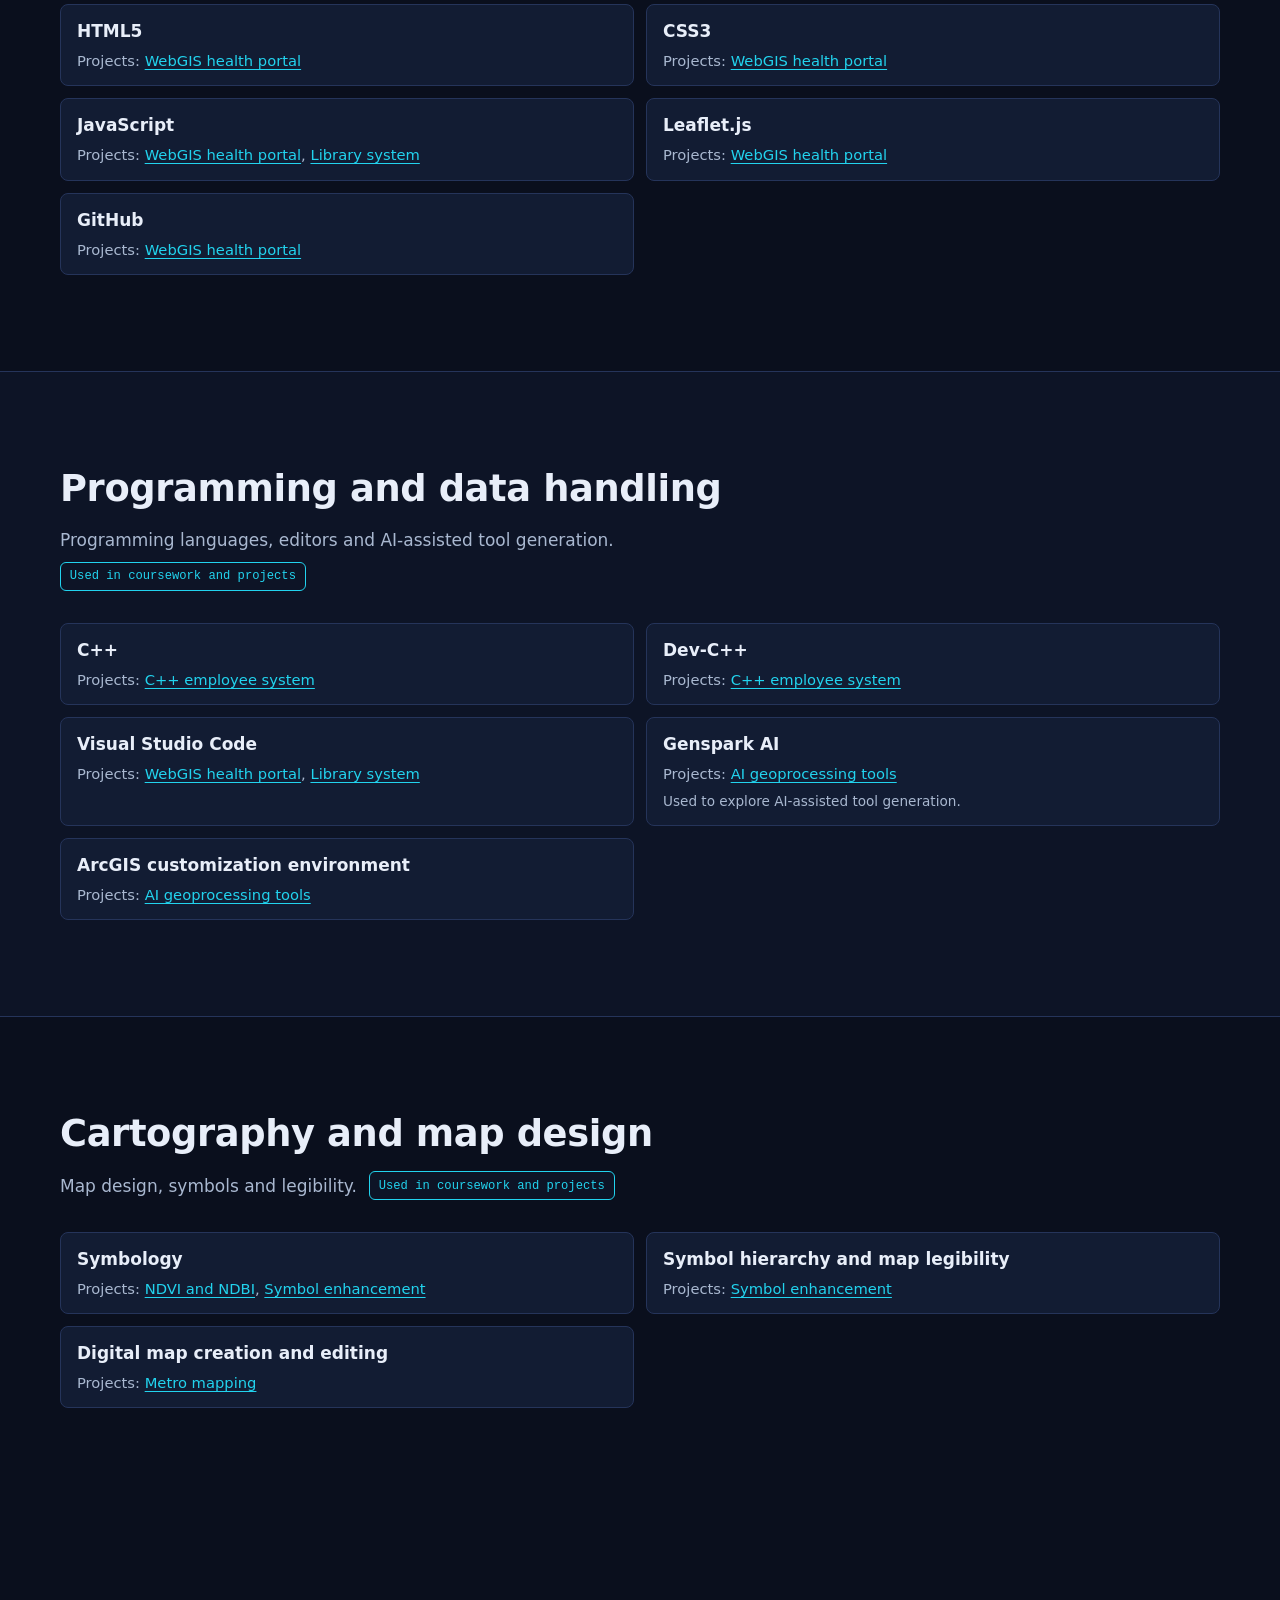
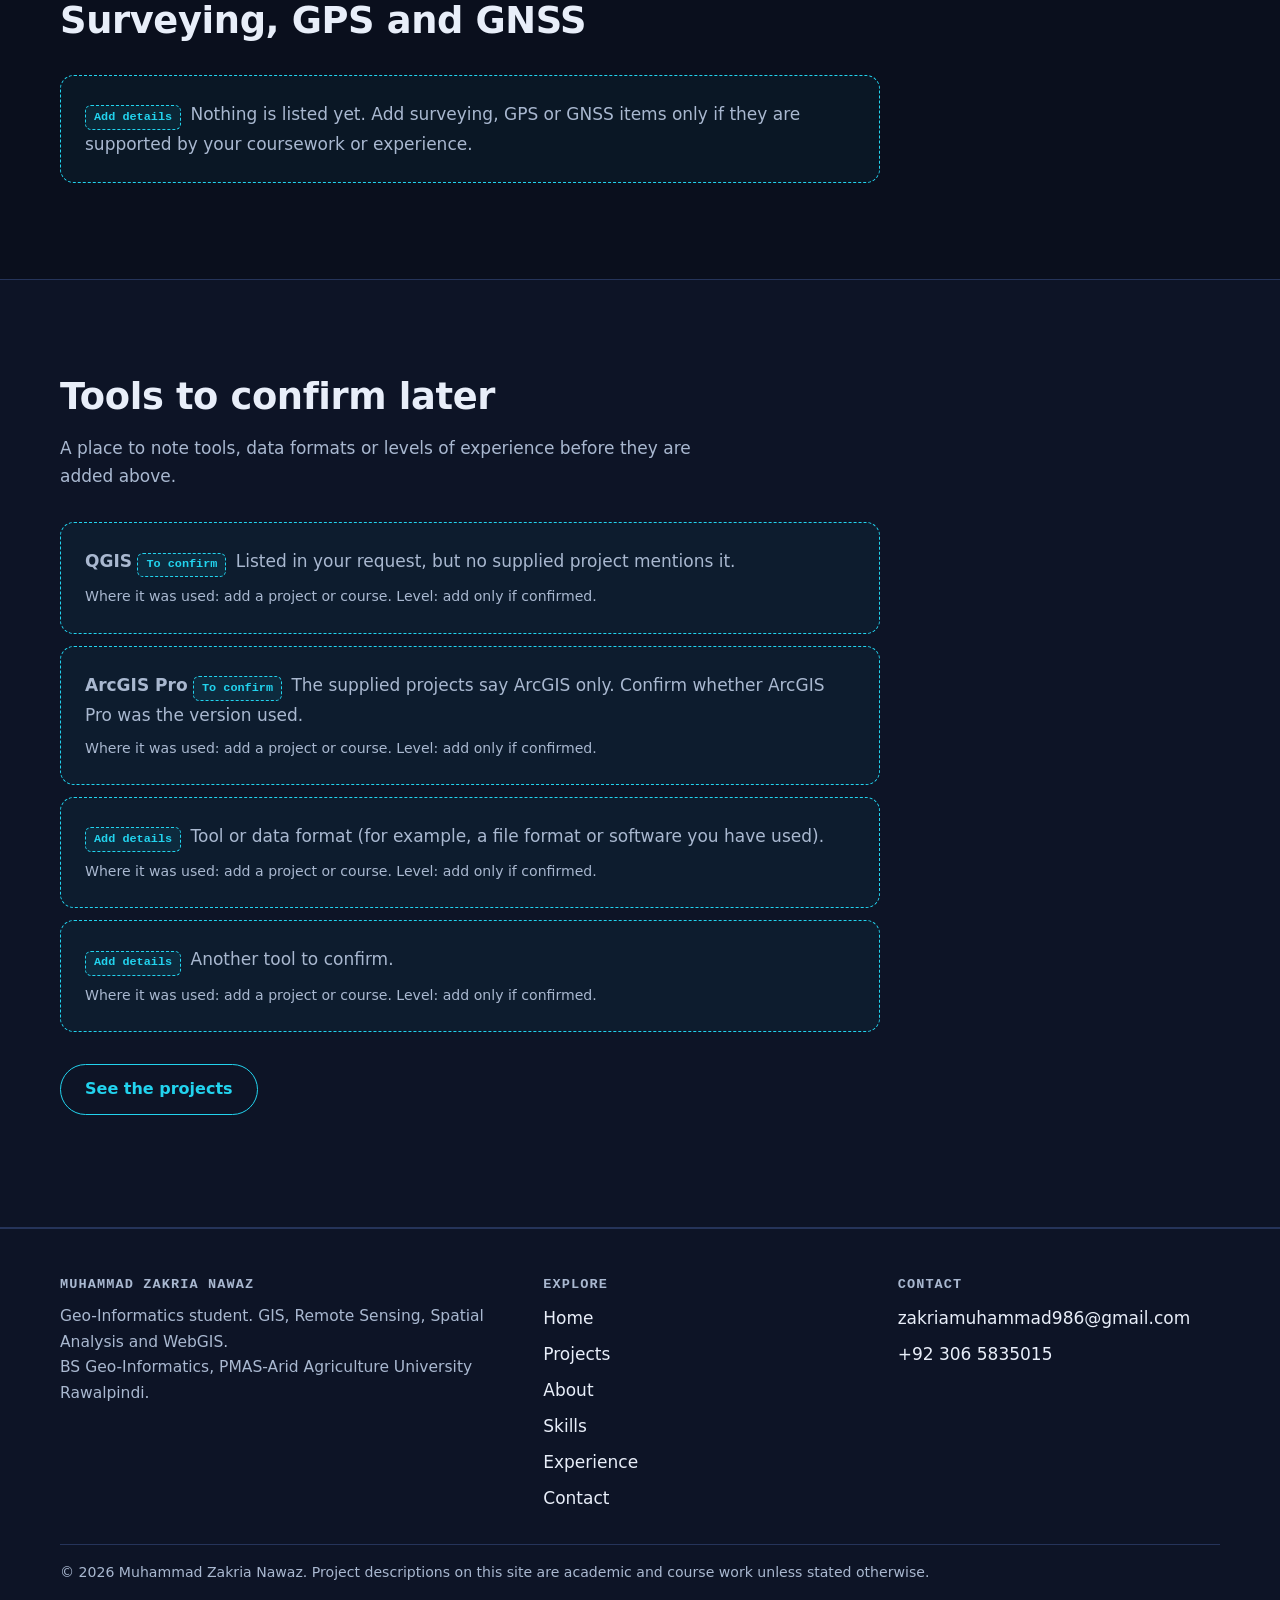
<file: skills.html>
<!doctype html>
<html lang="en">
<head>
  <meta charset="utf-8">
  <meta name="viewport" content="width=device-width, initial-scale=1">
  <title>Skills and Tools | Muhammad Zakria Nawaz</title>
  <meta name="description" content="Software, methods and technologies used in coursework and projects by Muhammad Zakria Nawaz: GIS, remote sensing, WebGIS, programming and cartography.">
  <meta name="theme-color" content="#0a0f1d">

  <meta property="og:title" content="Skills and Tools | Muhammad Zakria Nawaz">
  <meta property="og:description" content="Software, methods and technologies used in coursework and projects by Muhammad Zakria Nawaz: GIS, remote sensing, WebGIS, programming and cartography.">
  <meta property="og:type" content="website">
  <link rel="icon" href="assets/img/favicon.svg" type="image/svg+xml">
  <link rel="stylesheet" href="css/styles.css">
</head>
<body>
  <a class="skip-link" href="#main">Skip to main content</a>

  <header class="site-header">
    <div class="container header-inner">
      <a class="brand" href="index.html" aria-label="Muhammad Zakria Nawaz, home">
        <img src="assets/img/favicon.svg" width="36" height="36" alt="">
        <span>Muhammad Zakria Nawaz</span>
      </a>
      <button class="nav-toggle" type="button" aria-expanded="false" aria-controls="site-nav">
        <span class="bars" aria-hidden="true"></span>
        <span>Menu</span>
      </button>
      <nav class="site-nav" id="site-nav" aria-label="Main">
        <ul class="nav-list">
          <li><a href="index.html">Home</a></li>
          <li><a href="projects.html">Projects</a></li>
          <li><a href="about.html">About</a></li>
          <li><a href="skills.html" aria-current="page">Skills</a></li>
          <li><a href="experience.html">Experience</a></li>
          <li><a href="contact.html">Contact</a></li>
        </ul>
      </nav>
    </div>
  </header>

  <main id="main">

    <section class="page-hero">
      <div class="container">
        <p class="eyebrow">Skills and tools</p>
        <h1>Skills and tools</h1>
        <p class="lead">The software, methods and technologies I have used in coursework and projects, grouped by area. Each item links to the projects where it appears.</p>
      </div>
    </section>

    <section class="section" aria-label="How to read this page">
      <div class="container">
        <p class="notice" style="margin-top:0"><strong>How to read this page.</strong> Everything listed here is shown as used in coursework and projects. I do not rate proficiency with scores or bars. Tools not yet tied to a documented project are kept under <a href="#confirm">Tools to confirm later</a>.</p>
        <nav class="skill-nav" aria-label="Skill categories">
          <ul><li><a href="#gis">GIS software and spatial analysis</a></li><li><a href="#rs">Remote Sensing and image processing</a></li><li><a href="#web">WebGIS and web technologies</a></li><li><a href="#prog">Programming and data handling</a></li><li><a href="#carto">Cartography and map design</a></li><li><a href="#gnss">Surveying, GPS and GNSS</a></li><li><a href="#confirm">Tools to confirm</a></li></ul>
        </nav>
      </div>
    </section>

    <section class="section skill-section" id="gis" aria-labelledby="gis-title">
      <div class="container">
        <div class="section-head">
          <h2 id="gis-title">GIS software and spatial analysis</h2>
          <p>Desktop GIS software and the analysis tools used in my projects. <span class="tag tag-draft">Used in coursework and projects</span></p>
        </div>
        <ul class="skill-list">
          <li class="skill-item"><span class="skill-name">ArcGIS</span><span class="skill-uses">Projects: <a href="projects.html#ai-geoprocessing-tools">AI geoprocessing tools</a>, <a href="projects.html#cartographic-symbol-enhancement">Symbol enhancement</a>, <a href="projects.html#balochistan-20yr-environmental">Balochistan 20-year</a></span></li>
          <li class="skill-item"><span class="skill-name">Spatial Analyst</span><span class="skill-uses">Projects: <a href="projects.html#sdss-potohar-climate">SDSS Potohar</a></span></li>
          <li class="skill-item"><span class="skill-name">Network Analyst</span><span class="skill-uses">Projects: <a href="projects.html#network-emergency-healthcare">Healthcare network</a></span></li>
          <li class="skill-item"><span class="skill-name">Weighted Overlay</span><span class="skill-uses">Projects: <a href="projects.html#groundwater-mcda">Groundwater MCDA</a></span></li>
          <li class="skill-item"><span class="skill-name">Euclidean Distance</span><span class="skill-uses">Projects: <a href="projects.html#groundwater-mcda">Groundwater MCDA</a></span></li>
          <li class="skill-item"><span class="skill-name">IDW interpolation</span><span class="skill-uses">Projects: <a href="projects.html#sdss-potohar-climate">SDSS Potohar</a></span></li>
          <li class="skill-item"><span class="skill-name">Kriging</span><span class="skill-uses">Projects: <a href="projects.html#sdss-potohar-climate">SDSS Potohar</a></span></li>
          <li class="skill-item"><span class="skill-name">Zonal Statistics</span><span class="skill-uses">Projects: <a href="projects.html#sdss-potohar-climate">SDSS Potohar</a>, <a href="projects.html#balochistan-20yr-environmental">Balochistan 20-year</a></span></li>
          <li class="skill-item"><span class="skill-name">Raster Calculator</span><span class="skill-uses">Projects: <a href="projects.html#sdss-potohar-climate">SDSS Potohar</a>, <a href="projects.html#ndvi-ndbi-chakwal-jhelum">NDVI and NDBI</a>, <a href="projects.html#insar-lahore-subsidence">InSAR Lahore</a>, <a href="projects.html#balochistan-20yr-environmental">Balochistan 20-year</a></span></li>
          <li class="skill-item"><span class="skill-name">Reclassify</span><span class="skill-uses">Projects: <a href="projects.html#groundwater-mcda">Groundwater MCDA</a>, <a href="projects.html#ndvi-ndbi-chakwal-jhelum">NDVI and NDBI</a>, <a href="projects.html#balochistan-20yr-environmental">Balochistan 20-year</a></span></li>
          <li class="skill-item"><span class="skill-name">Extract by Mask</span><span class="skill-uses">Projects: <a href="projects.html#ndvi-ndbi-chakwal-jhelum">NDVI and NDBI</a>, <a href="projects.html#insar-lahore-subsidence">InSAR Lahore</a>, <a href="projects.html#balochistan-20yr-environmental">Balochistan 20-year</a></span></li>
          <li class="skill-item"><span class="skill-name">Clip and Cell Statistics</span><span class="skill-uses">Projects: <a href="projects.html#balochistan-20yr-environmental">Balochistan 20-year</a></span></li>
          <li class="skill-item"><span class="skill-name">Slope</span><span class="skill-uses">Projects: <a href="projects.html#groundwater-mcda">Groundwater MCDA</a>, <a href="projects.html#insar-lahore-subsidence">InSAR Lahore</a>, <a href="projects.html#dip-dem-terrain-classification">DIP and DEM</a></span></li>
          <li class="skill-item"><span class="skill-name">Aspect</span><span class="skill-uses">Projects: <a href="projects.html#groundwater-mcda">Groundwater MCDA</a></span></li>
          <li class="skill-item"><span class="skill-name">Buffers</span><span class="skill-uses">Projects: <a href="projects.html#groundwater-mcda">Groundwater MCDA</a>, <a href="projects.html#network-emergency-healthcare">Healthcare network</a>, <a href="projects.html#metro-stations-mapping">Metro mapping</a></span></li>
          <li class="skill-item"><span class="skill-name">Intersect and Spatial Join</span><span class="skill-uses">Projects: <a href="projects.html#network-emergency-healthcare">Healthcare network</a></span></li>
          <li class="skill-item"><span class="skill-name">Editing and topology tools</span><span class="skill-uses">Projects: <a href="projects.html#metro-stations-mapping">Metro mapping</a></span><span class="skill-note">Editor toolbar, Create Features, snapping, Merge and Dissolve.</span></li>
        </ul>
      </div>
    </section>
    <section class="section section-alt skill-section" id="rs" aria-labelledby="rs-title">
      <div class="container">
        <div class="section-head">
          <h2 id="rs-title">Remote Sensing and image processing</h2>
          <p>Satellite imagery, SAR and terrain-based interpretation. <span class="tag tag-draft">Used in coursework and projects</span></p>
        </div>
        <ul class="skill-list">
          <li class="skill-item"><span class="skill-name">Sentinel-1 SAR / InSAR workflow</span><span class="skill-uses">Projects: <a href="projects.html#insar-lahore-subsidence">InSAR Lahore</a></span><span class="skill-note">Processing steps and software are not documented here.</span></li>
          <li class="skill-item"><span class="skill-name">Spectral indices (NDVI, NDBI)</span><span class="skill-uses">Projects: <a href="projects.html#ndvi-ndbi-chakwal-jhelum">NDVI and NDBI</a>, <a href="projects.html#balochistan-20yr-environmental">Balochistan 20-year</a></span></li>
          <li class="skill-item"><span class="skill-name">Land surface temperature and land cover indicators (LST, LULC)</span><span class="skill-uses">Projects: <a href="projects.html#balochistan-20yr-environmental">Balochistan 20-year</a></span><span class="skill-note">Compared where datasets were available, as described in the project.</span></li>
          <li class="skill-item"><span class="skill-name">Supervised and unsupervised classification</span><span class="skill-uses">Projects: <a href="projects.html#dip-dem-terrain-classification">DIP and DEM</a>, <a href="projects.html#balochistan-20yr-environmental">Balochistan 20-year</a></span></li>
          <li class="skill-item"><span class="skill-name">DEM-derived terrain layers</span><span class="skill-uses">Projects: <a href="projects.html#dip-dem-terrain-classification">DIP and DEM</a></span></li>
          <li class="skill-item"><span class="skill-name">Hillshade</span><span class="skill-uses">Projects: <a href="projects.html#insar-lahore-subsidence">InSAR Lahore</a>, <a href="projects.html#dip-dem-terrain-classification">DIP and DEM</a></span></li>
          <li class="skill-item"><span class="skill-name">Contours</span><span class="skill-uses">Projects: <a href="projects.html#insar-lahore-subsidence">InSAR Lahore</a></span></li>
        </ul>
      </div>
    </section>
    <section class="section skill-section" id="web" aria-labelledby="web-title">
      <div class="container">
        <div class="section-head">
          <h2 id="web-title">WebGIS and web technologies</h2>
          <p>Technologies used to build an interactive web map and a web interface. <span class="tag tag-draft">Used in coursework and projects</span></p>
        </div>
        <ul class="skill-list">
          <li class="skill-item"><span class="skill-name">HTML5</span><span class="skill-uses">Projects: <a href="projects.html#webgis-health-portal">WebGIS health portal</a></span></li>
          <li class="skill-item"><span class="skill-name">CSS3</span><span class="skill-uses">Projects: <a href="projects.html#webgis-health-portal">WebGIS health portal</a></span></li>
          <li class="skill-item"><span class="skill-name">JavaScript</span><span class="skill-uses">Projects: <a href="projects.html#webgis-health-portal">WebGIS health portal</a>, <a href="projects.html#library-management-system">Library system</a></span></li>
          <li class="skill-item"><span class="skill-name">Leaflet.js</span><span class="skill-uses">Projects: <a href="projects.html#webgis-health-portal">WebGIS health portal</a></span></li>
          <li class="skill-item"><span class="skill-name">GitHub</span><span class="skill-uses">Projects: <a href="projects.html#webgis-health-portal">WebGIS health portal</a></span></li>
        </ul>
      </div>
    </section>
    <section class="section section-alt skill-section" id="prog" aria-labelledby="prog-title">
      <div class="container">
        <div class="section-head">
          <h2 id="prog-title">Programming and data handling</h2>
          <p>Programming languages, editors and AI-assisted tool generation. <span class="tag tag-draft">Used in coursework and projects</span></p>
        </div>
        <ul class="skill-list">
          <li class="skill-item"><span class="skill-name">C++</span><span class="skill-uses">Projects: <a href="projects.html#cpp-employee-management">C++ employee system</a></span></li>
          <li class="skill-item"><span class="skill-name">Dev-C++</span><span class="skill-uses">Projects: <a href="projects.html#cpp-employee-management">C++ employee system</a></span></li>
          <li class="skill-item"><span class="skill-name">Visual Studio Code</span><span class="skill-uses">Projects: <a href="projects.html#webgis-health-portal">WebGIS health portal</a>, <a href="projects.html#library-management-system">Library system</a></span></li>
          <li class="skill-item"><span class="skill-name">Genspark AI</span><span class="skill-uses">Projects: <a href="projects.html#ai-geoprocessing-tools">AI geoprocessing tools</a></span><span class="skill-note">Used to explore AI-assisted tool generation.</span></li>
          <li class="skill-item"><span class="skill-name">ArcGIS customization environment</span><span class="skill-uses">Projects: <a href="projects.html#ai-geoprocessing-tools">AI geoprocessing tools</a></span></li>
        </ul>
      </div>
    </section>
    <section class="section skill-section" id="carto" aria-labelledby="carto-title">
      <div class="container">
        <div class="section-head">
          <h2 id="carto-title">Cartography and map design</h2>
          <p>Map design, symbols and legibility. <span class="tag tag-draft">Used in coursework and projects</span></p>
        </div>
        <ul class="skill-list">
          <li class="skill-item"><span class="skill-name">Symbology</span><span class="skill-uses">Projects: <a href="projects.html#ndvi-ndbi-chakwal-jhelum">NDVI and NDBI</a>, <a href="projects.html#cartographic-symbol-enhancement">Symbol enhancement</a></span></li>
          <li class="skill-item"><span class="skill-name">Symbol hierarchy and map legibility</span><span class="skill-uses">Projects: <a href="projects.html#cartographic-symbol-enhancement">Symbol enhancement</a></span></li>
          <li class="skill-item"><span class="skill-name">Digital map creation and editing</span><span class="skill-uses">Projects: <a href="projects.html#metro-stations-mapping">Metro mapping</a></span></li>
        </ul>
      </div>
    </section>

    <section class="section" id="gnss" aria-labelledby="gnss-title">
      <div class="container">
        <div class="section-head">
          <h2 id="gnss-title">Surveying, GPS and GNSS</h2>
        </div>
        <!-- EDIT: add items here only if they are supported by your actual coursework or experience, or delete this section. -->
        <div class="placeholder-box">
          <p><span class="add-details">Add details</span> Nothing is listed yet. Add surveying, GPS or GNSS items only if they are supported by your coursework or experience.</p>
        </div>
      </div>
    </section>

    <section class="section section-alt" id="confirm" aria-labelledby="confirm-title">
      <div class="container">
        <div class="section-head">
          <h2 id="confirm-title">Tools to confirm later</h2>
          <p>A place to note tools, data formats or levels of experience before they are added above.</p>
        </div>
        <!-- EDIT: copy a row to add more. Add a level only once you have confirmed it. -->
        <ul class="confirm-list">
          <li class="placeholder-box">
            <p><strong>QGIS</strong> <span class="add-details">To confirm</span> Listed in your request, but no supplied project mentions it.</p>
            <p class="hint">Where it was used: add a project or course. Level: add only if confirmed.</p>
          </li>
          <li class="placeholder-box">
            <p><strong>ArcGIS Pro</strong> <span class="add-details">To confirm</span> The supplied projects say ArcGIS only. Confirm whether ArcGIS Pro was the version used.</p>
            <p class="hint">Where it was used: add a project or course. Level: add only if confirmed.</p>
          </li>
          <li class="placeholder-box">
            <p><span class="add-details">Add details</span> Tool or data format (for example, a file format or software you have used).</p>
            <p class="hint">Where it was used: add a project or course. Level: add only if confirmed.</p>
          </li>
          <li class="placeholder-box">
            <p><span class="add-details">Add details</span> Another tool to confirm.</p>
            <p class="hint">Where it was used: add a project or course. Level: add only if confirmed.</p>
          </li>
        </ul>
        <p class="section-cta"><a class="btn btn-secondary" href="projects.html">See the projects</a></p>
      </div>
    </section>

  </main>

  <footer class="site-footer">
    <div class="container">
      <div class="footer-grid">
        <div>
          <h2>Muhammad Zakria Nawaz</h2>
          <p>Geo-Informatics student. GIS, Remote Sensing, Spatial Analysis and WebGIS.<br>
          BS Geo-Informatics, PMAS-Arid Agriculture University Rawalpindi.</p>
        </div>
        <nav aria-label="Footer">
          <h2>Explore</h2>
          <ul>
          <li><a href="index.html">Home</a></li>
          <li><a href="projects.html">Projects</a></li>
          <li><a href="about.html">About</a></li>
          <li><a href="skills.html">Skills</a></li>
          <li><a href="experience.html">Experience</a></li>
          <li><a href="contact.html">Contact</a></li>
          </ul>
        </nav>
        <div>
          <h2>Contact</h2>
          <div data-contact-links>
            <p>Verified contact and social links will appear here once they are added.</p>
          </div>
        </div>
      </div>
      <p class="footer-bottom">&copy; <span data-year>2026</span> Muhammad Zakria Nawaz. Project descriptions on this site are academic and course work unless stated otherwise.</p>
    </div>
  </footer>

  <script src="js/content-loader.js" data-content="site" data-scripts="js/main.js"></script>

</body>
</html>
</file>
<file: css/styles.css>
/* ==========================================================================
   Muhammad Zakria Nawaz — GIS Portfolio
   Shared design system (all pages use this file)
   ========================================================================== */

/* ---------- Tokens ---------- */
:root {
  --bg: #0a0f1d;
  --bg-alt: #0d1426;
  --surface: #121c33;
  --surface-2: #17233f;
  --border: #25345a;
  --text: #e8eef9;
  --muted: #a9b8d0;
  --blue: #4f8cff;
  --cyan: #22d3ee;
  --on-accent: #06101f;
  --focus: #7dd3fc;

  --radius: 14px;
  --radius-sm: 8px;
  --shadow: 0 18px 40px -18px rgba(0, 0, 0, 0.6);

  --font-sans: "Inter", system-ui, -apple-system, "Segoe UI", Roboto, "Helvetica Neue", Arial, sans-serif;
  --font-mono: ui-monospace, SFMono-Regular, "SF Mono", Menlo, Consolas, monospace;

  --space-1: 0.25rem;
  --space-2: 0.5rem;
  --space-3: 0.75rem;
  --space-4: 1rem;
  --space-5: 1.5rem;
  --space-6: 2rem;
  --space-7: 3rem;
  --space-8: 5rem;

  --container: 1160px;
  --header-h: 68px;
}

/* ---------- Base ---------- */
*, *::before, *::after { box-sizing: border-box; }

html {
  scroll-behavior: smooth;
  scroll-padding-top: calc(var(--header-h) + 16px);
  -webkit-text-size-adjust: 100%;
}

body {
  margin: 0;
  background: var(--bg);
  color: var(--text);
  font-family: var(--font-sans);
  font-size: 1.0625rem;
  line-height: 1.65;
  -webkit-font-smoothing: antialiased;
}

img, svg, picture { display: block; max-width: 100%; height: auto; }

h1, h2, h3, h4 { line-height: 1.15; margin: 0 0 var(--space-4); letter-spacing: -0.01em; }
h1 { font-size: clamp(2.3rem, 5.2vw, 3.8rem); font-weight: 750; letter-spacing: -0.025em; }
h2 { font-size: clamp(1.7rem, 3.2vw, 2.3rem); font-weight: 700; }
h3 { font-size: 1.2rem; font-weight: 650; }
p { margin: 0 0 var(--space-4); }

a { color: var(--cyan); text-underline-offset: 3px; }
a:hover { color: #7be8f8; }

:focus-visible {
  outline: 3px solid var(--focus);
  outline-offset: 3px;
  border-radius: 4px;
}

.container { width: min(100% - 2rem, var(--container)); margin-inline: auto; }

.visually-hidden {
  position: absolute !important;
  width: 1px; height: 1px;
  overflow: hidden; clip: rect(0 0 0 0);
  white-space: nowrap;
}

.skip-link {
  position: absolute;
  left: 1rem; top: -4rem;
  background: var(--cyan);
  color: var(--on-accent);
  padding: 0.6rem 1rem;
  border-radius: var(--radius-sm);
  font-weight: 650;
  z-index: 200;
  text-decoration: none;
}
.skip-link:focus { top: 0.75rem; }

.eyebrow {
  display: inline-block;
  font-family: var(--font-mono);
  font-size: 0.82rem;
  letter-spacing: 0.08em;
  text-transform: uppercase;
  color: var(--cyan);
  margin-bottom: var(--space-3);
}

.lead { font-size: 1.15rem; color: var(--muted); max-width: 62ch; }

/* ---------- Buttons ---------- */
.btn {
  display: inline-flex;
  align-items: center;
  justify-content: center;
  gap: 0.5rem;
  min-height: 48px;
  padding: 0.7rem 1.5rem;
  border-radius: 999px;
  border: 1.5px solid transparent;
  font: inherit;
  font-weight: 650;
  font-size: 1rem;
  text-decoration: none;
  cursor: pointer;
  transition: transform 0.18s ease, background-color 0.18s ease, border-color 0.18s ease, color 0.18s ease;
}
.btn-primary { background: var(--blue); color: var(--on-accent); }
.btn-primary:hover { background: #7aa8ff; color: var(--on-accent); transform: translateY(-2px); }
.btn-secondary { border-color: var(--cyan); color: var(--cyan); background: transparent; }
.btn-secondary:hover { background: rgba(34, 211, 238, 0.12); color: #7be8f8; transform: translateY(-2px); }

/* ---------- Header / navigation ---------- */
.site-header {
  position: sticky;
  top: 0;
  z-index: 100;
  background: rgba(10, 15, 29, 0.88);
  backdrop-filter: blur(12px);
  -webkit-backdrop-filter: blur(12px);
  border-bottom: 1px solid var(--border);
}
.header-inner {
  display: flex;
  align-items: center;
  justify-content: space-between;
  min-height: var(--header-h);
  gap: var(--space-4);
}
.brand {
  display: inline-flex;
  align-items: center;
  gap: 0.65rem;
  color: var(--text);
  font-weight: 700;
  text-decoration: none;
  letter-spacing: -0.01em;
}
.brand img { width: 36px; height: 36px; border-radius: 9px; }
.brand:hover { color: var(--text); }

.nav-list {
  display: flex;
  align-items: center;
  gap: var(--space-2);
  list-style: none;
  margin: 0;
  padding: 0;
}
.nav-list a {
  display: flex;
  align-items: center;
  min-height: 44px;
  padding: 0.55rem 0.9rem;
  border-radius: 999px;
  color: var(--muted);
  text-decoration: none;
  font-weight: 550;
  font-size: 0.98rem;
}
.nav-list a:hover { color: var(--text); background: var(--surface); }
.nav-list a[aria-current="page"] { color: var(--text); background: var(--surface-2); box-shadow: inset 0 -2px 0 var(--cyan); }

.nav-toggle {
  display: none;
  align-items: center;
  gap: 0.5rem;
  min-height: 44px;
  padding: 0.4rem 0.9rem;
  background: var(--surface);
  color: var(--text);
  border: 1px solid var(--border);
  border-radius: var(--radius-sm);
  font: inherit;
  font-weight: 600;
  cursor: pointer;
}
.nav-toggle .bars, .nav-toggle .bars::before, .nav-toggle .bars::after {
  display: block;
  width: 18px; height: 2px;
  background: currentColor;
  border-radius: 2px;
  content: "";
  position: relative;
  transition: transform 0.2s ease, opacity 0.2s ease;
}
.nav-toggle .bars::before { position: absolute; top: -6px; }
.nav-toggle .bars::after { position: absolute; top: 6px; }
.nav-toggle[aria-expanded="true"] .bars { background: transparent; }
.nav-toggle[aria-expanded="true"] .bars::before { transform: translateY(6px) rotate(45deg); }
.nav-toggle[aria-expanded="true"] .bars::after { transform: translateY(-6px) rotate(-45deg); }

@media (max-width: 820px) {
  .nav-toggle { display: inline-flex; }
  .nav-js .site-nav {
    position: absolute;
    left: 0; right: 0;
    top: var(--header-h);
    background: var(--bg-alt);
    border-bottom: 1px solid var(--border);
    padding: var(--space-3) 1rem var(--space-4);
    display: none;
  }
  .nav-js .site-nav.is-open { display: block; }
  .nav-js .nav-list { flex-direction: column; align-items: stretch; }
  .nav-js .nav-list a { padding: 0.85rem 1rem; border-radius: var(--radius-sm); }
  /* Without JS the nav simply wraps below the brand */
  html:not(.nav-js) .header-inner { flex-wrap: wrap; padding-block: 0.6rem; }
  html:not(.nav-js) .nav-list { flex-wrap: wrap; }
}

/* ---------- Sections ---------- */
.section { padding-block: clamp(3.5rem, 8vw, 6rem); }
.section-alt { background: var(--bg-alt); border-block: 1px solid var(--border); }
.section-head { max-width: 62ch; margin-bottom: var(--space-6); }
.section-head p { color: var(--muted); }

/* ---------- Hero ---------- */
.hero {
  position: relative;
  overflow: hidden;
  isolation: isolate;
  padding-block: clamp(3rem, 7vw, 5.5rem);
  border-bottom: 1px solid var(--border);
}
.hero-bg {
  position: absolute;
  inset: 0;
  z-index: -2;
}
.hero-bg picture { display: block; width: 100%; height: 100%; }
.hero-bg img { width: 100%; height: 100%; object-fit: cover; opacity: 0.5; }
.hero::after {
  content: "";
  position: absolute;
  inset: 0;
  z-index: -1;
  background:
    linear-gradient(90deg, var(--bg) 0%, rgba(10, 15, 29, 0.9) 38%, rgba(10, 15, 29, 0.55) 100%),
    linear-gradient(180deg, rgba(10, 15, 29, 0) 70%, var(--bg) 100%);
}
.hero-grid {
  display: grid;
  grid-template-columns: minmax(0, 1.25fr) minmax(0, 0.75fr);
  gap: clamp(2rem, 5vw, 4rem);
  align-items: center;
}
.hero h1 .accent {
  background: linear-gradient(90deg, var(--blue), var(--cyan));
  -webkit-background-clip: text;
  background-clip: text;
  color: var(--cyan);                      /* visible fallback if gradient text is unsupported */
  -webkit-text-fill-color: transparent;    /* shows the gradient when it is supported */
}
@media (forced-colors: active) {
  .hero h1 .accent { background: none; -webkit-text-fill-color: currentColor; color: CanvasText; }
}
.hero-headline {
  font-size: clamp(1rem, 1.8vw, 1.2rem);
  font-weight: 600;
  color: var(--text);
  margin-bottom: var(--space-4);
}
.hero-headline .sep { color: var(--cyan); padding-inline: 0.35em; }
.hero-headline span:not(.sep) { white-space: nowrap; }
.hero-edu {
  display: inline-flex;
  align-items: center;
  gap: 0.6rem;
  margin-bottom: var(--space-5);
  padding: 0.45rem 0.9rem;
  background: rgba(18, 28, 51, 0.8);
  border: 1px solid var(--border);
  border-radius: 999px;
  font-size: 0.93rem;
  color: var(--muted);
}
.hero-edu::before {
  content: "";
  width: 8px; height: 8px;
  border-radius: 50%;
  background: var(--cyan);
  flex: none;
}
.hero-actions { display: flex; flex-wrap: wrap; gap: var(--space-3); margin-top: var(--space-5); }

.profile-card {
  background: rgba(18, 28, 51, 0.85);
  border: 1px solid var(--border);
  border-radius: var(--radius);
  padding: var(--space-3);
  box-shadow: var(--shadow);
  max-width: 340px;
  margin-inline: auto;
  width: 100%;
}
.profile-card img { border-radius: calc(var(--radius) - 4px); width: 100%; aspect-ratio: 5 / 6; object-fit: cover; }
.profile-card figcaption {
  font-size: 0.85rem;
  color: var(--muted);
  padding: var(--space-3) var(--space-2) var(--space-1);
}
.profile-card figcaption strong { color: var(--text); }

/* ---------- Geospatial visual strip ---------- */
.geo-visual {
  display: grid;
  grid-template-columns: minmax(0, 1.4fr) minmax(0, 1fr);
  gap: var(--space-5);
  align-items: center;
}
.geo-frame {
  position: relative;
  border: 1px solid var(--border);
  border-radius: var(--radius);
  overflow: hidden;
  background: var(--surface);
  box-shadow: var(--shadow);
}
.geo-frame img { width: 100%; aspect-ratio: 16 / 10; object-fit: cover; }
.geo-frame .map-tag {
  position: absolute;
  left: 12px; bottom: 12px;
  font-family: var(--font-mono);
  font-size: 0.76rem;
  padding: 0.3rem 0.6rem;
  border-radius: 6px;
  background: rgba(10, 15, 29, 0.85);
  border: 1px solid var(--border);
  color: var(--muted);
}
.geo-list { list-style: none; margin: 0; padding: 0; display: grid; gap: var(--space-3); }
.geo-list li {
  display: flex;
  gap: 0.75rem;
  align-items: flex-start;
  padding: var(--space-3) var(--space-4);
  background: var(--surface);
  border: 1px solid var(--border);
  border-radius: var(--radius-sm);
  color: var(--muted);
  font-size: 0.98rem;
}
.geo-list strong { color: var(--text); display: block; }
.geo-list svg { flex: none; width: 22px; height: 22px; color: var(--cyan); margin-top: 3px; }

/* ---------- Cards ---------- */
.card-grid { display: grid; gap: var(--space-5); grid-template-columns: repeat(3, minmax(0, 1fr)); }
.card {
  background: var(--surface);
  border: 1px solid var(--border);
  border-radius: var(--radius);
  padding: var(--space-5);
  transition: transform 0.2s ease, border-color 0.2s ease;
}
.card:hover { transform: translateY(-3px); border-color: var(--blue); }
.card h3 { display: flex; align-items: center; gap: 0.6rem; }
.card h3 svg { width: 24px; height: 24px; color: var(--cyan); flex: none; }
.card p { color: var(--muted); font-size: 0.98rem; margin-bottom: 0; }

/* ---------- Project cards ---------- */
.project-card {
  display: flex;
  flex-direction: column;
  background: var(--surface);
  border: 1px solid var(--border);
  border-radius: var(--radius);
  overflow: hidden;
  transition: transform 0.2s ease, border-color 0.2s ease;
}
.project-card:hover { transform: translateY(-3px); border-color: var(--blue); }
.project-card img { width: 100%; aspect-ratio: 16 / 10; object-fit: cover; border-bottom: 1px solid var(--border); }
.project-body { padding: var(--space-5); display: flex; flex-direction: column; gap: var(--space-3); flex: 1; }
.project-body h3 { margin: 0; }
.project-body p { color: var(--muted); font-size: 0.98rem; margin: 0; }
.tag-row { display: flex; flex-wrap: wrap; gap: var(--space-2); list-style: none; padding: 0; margin: 0; }
.tag {
  font-family: var(--font-mono);
  font-size: 0.76rem;
  padding: 0.2rem 0.55rem;
  border-radius: 6px;
  border: 1px solid var(--border);
  color: var(--muted);
  background: var(--bg-alt);
}
.tag-draft { border-color: var(--cyan); color: var(--cyan); }
.project-note { font-size: 0.85rem; color: var(--muted); margin-top: auto; padding-top: var(--space-2); }
.notice {
  margin-top: var(--space-6);
  padding: var(--space-4) var(--space-5);
  background: var(--surface);
  border: 1px dashed var(--border);
  border-left: 4px solid var(--cyan);
  border-radius: var(--radius-sm);
  color: var(--muted);
  font-size: 0.97rem;
}
.notice strong { color: var(--text); }
.section-cta { margin-top: var(--space-6); }

/* ---------- Education ---------- */
.edu-card {
  display: grid;
  grid-template-columns: auto 1fr;
  gap: var(--space-5);
  align-items: center;
  max-width: 820px;
  background: var(--surface);
  border: 1px solid var(--border);
  border-radius: var(--radius);
  padding: var(--space-5) var(--space-6);
}
.edu-icon {
  width: 64px; height: 64px;
  display: grid; place-items: center;
  border-radius: 16px;
  background: var(--surface-2);
  color: var(--cyan);
}
.edu-icon svg { width: 32px; height: 32px; }
.edu-card h3 { margin-bottom: var(--space-1); }
.edu-card p { margin: 0; color: var(--muted); }
.edu-meta { font-family: var(--font-mono); font-size: 0.85rem; color: var(--cyan) !important; margin-bottom: var(--space-2) !important; }

/* ---------- Quick links ---------- */
.quick-links { display: grid; grid-template-columns: repeat(4, minmax(0, 1fr)); gap: var(--space-4); list-style: none; padding: 0; margin: 0; }
.quick-links a {
  display: flex;
  flex-direction: column;
  gap: 0.25rem;
  height: 100%;
  padding: var(--space-4) var(--space-5);
  background: var(--surface);
  border: 1px solid var(--border);
  border-radius: var(--radius);
  color: var(--text);
  text-decoration: none;
  font-weight: 650;
  transition: transform 0.2s ease, border-color 0.2s ease;
}
.quick-links a span { color: var(--muted); font-weight: 400; font-size: 0.92rem; }
.quick-links a:hover { transform: translateY(-3px); border-color: var(--cyan); color: var(--text); }
.quick-links a::after { content: "→"; color: var(--cyan); margin-top: auto; padding-top: var(--space-2); }

/* ---------- Page hero (inner pages) ---------- */
.page-hero { padding-block: clamp(3rem, 7vw, 5rem); border-bottom: 1px solid var(--border); background: var(--bg-alt); }
.page-hero h1 { font-size: clamp(2rem, 4.5vw, 3rem); }

/* ---------- Footer ---------- */
.site-footer { border-top: 1px solid var(--border); background: var(--bg-alt); padding-block: var(--space-7) var(--space-5); }
.footer-grid { display: grid; grid-template-columns: 1.4fr 1fr 1fr; gap: var(--space-6); }
.footer-grid h2 { font-size: 0.85rem; font-family: var(--font-mono); text-transform: uppercase; letter-spacing: 0.08em; color: var(--muted); margin-bottom: var(--space-3); font-weight: 600; }
.footer-grid ul { list-style: none; margin: 0; padding: 0; display: grid; gap: var(--space-2); }
.footer-grid a { color: var(--text); text-decoration: none; }
.footer-grid a:hover { color: var(--cyan); text-decoration: underline; }
.footer-grid p { color: var(--muted); font-size: 0.97rem; }
.footer-bottom { margin-top: var(--space-6); padding-top: var(--space-4); border-top: 1px solid var(--border); color: var(--muted); font-size: 0.88rem; }

/* ---------- Motion ---------- */
.reveal-ready .reveal { opacity: 0; transform: translateY(14px); transition: opacity 0.6s ease, transform 0.6s ease; }
.reveal-ready .reveal.is-visible { opacity: 1; transform: none; }

@media (prefers-reduced-motion: reduce) {
  html { scroll-behavior: auto; }
  *, *::before, *::after { transition: none !important; animation: none !important; }
  .reveal-ready .reveal { opacity: 1; transform: none; }
}

/* ---------- Responsive ---------- */
@media (max-width: 980px) {
  .card-grid { grid-template-columns: repeat(2, minmax(0, 1fr)); }
  .quick-links { grid-template-columns: repeat(2, minmax(0, 1fr)); }
  .geo-visual { grid-template-columns: 1fr; }
}
@media (max-width: 820px) {
  .hero-grid { grid-template-columns: 1fr; }
  .profile-card { max-width: 260px; margin-inline: 0; }
  .footer-grid { grid-template-columns: 1fr; gap: var(--space-5); }
}
@media (max-width: 620px) {
  body { font-size: 1rem; }
  .card-grid, .quick-links { grid-template-columns: 1fr; }
  .edu-card { grid-template-columns: 1fr; padding: var(--space-5); }
  .hero-actions .btn { flex: 1 1 100%; }
  .hero-headline .sep { display: none; }
  .hero-headline { display: flex; flex-direction: column; gap: 0.15rem; }
}

@media (forced-colors: active) {
  .btn, .card, .project-card, .quick-links a { border: 1px solid CanvasText; }
}

/* ==========================================================================
   Projects page
   ========================================================================== */
:root { color-scheme: dark; }

.draft-notice { margin-top: 0; margin-bottom: var(--space-6); }

.project-controls { display: grid; gap: var(--space-4); margin-bottom: var(--space-5); }
.control-row { display: grid; grid-template-columns: minmax(0, 1fr) 220px; gap: var(--space-4); }
.field label, .chips legend { display: block; font-size: 0.88rem; font-weight: 600; color: var(--muted); margin-bottom: 0.35rem; padding: 0; }
.field input, .field select {
  width: 100%;
  min-height: 48px;
  padding: 0.6rem 0.9rem;
  background: var(--surface);
  color: var(--text);
  border: 1.5px solid var(--border);
  border-radius: var(--radius-sm);
  font: inherit;
  font-size: 1rem;
}
.field input::placeholder { color: var(--muted); opacity: 1; }
.field input:hover, .field select:hover { border-color: var(--blue); }

.chips { border: 0; padding: 0; margin: 0; min-width: 0; }
.chip-row { display: flex; flex-wrap: wrap; gap: var(--space-2); }
.chip input { position: absolute; opacity: 0; width: 1px; height: 1px; }
.chip label {
  display: inline-flex;
  align-items: center;
  gap: 0.5rem;
  min-height: 44px;
  padding: 0.4rem 1rem;
  border: 1.5px solid var(--border);
  border-radius: 999px;
  background: var(--surface);
  color: var(--text);
  font-size: 0.95rem;
  font-weight: 550;
  cursor: pointer;
}
.chip label .count { font-family: var(--font-mono); font-size: 0.78rem; color: var(--muted); }
.chip label:hover { border-color: var(--blue); }
.chip input:checked + label { background: var(--blue); border-color: var(--blue); color: var(--on-accent); }
.chip input:checked + label .count { color: var(--on-accent); }
.chip input:focus-visible + label { outline: 3px solid var(--focus); outline-offset: 3px; }

.control-foot { display: flex; flex-wrap: wrap; align-items: center; gap: var(--space-3) var(--space-5); min-height: 44px; }
.control-foot p { margin: 0; color: var(--muted); font-size: 0.95rem; }
.btn-link {
  background: none; border: 0; padding: 0.5rem 0.25rem; min-height: 44px;
  color: var(--cyan); font: inherit; font-weight: 600; text-decoration: underline; text-underline-offset: 3px; cursor: pointer;
}
.btn-link:hover { color: #7be8f8; }
.btn-link[hidden] { display: none; }

.project-grid { display: grid; gap: var(--space-5); grid-template-columns: repeat(3, minmax(0, 1fr)); list-style: none; margin: 0; padding: 0; }
.project-grid[hidden] { display: none; }
.project-item { display: flex; }
.project-item > .project-card { width: 100%; }
.project-card { position: relative; }
.project-thumb { position: relative; }
.project-thumb img { width: 100%; aspect-ratio: 16 / 10; object-fit: cover; }
.ph-badge {
  position: absolute; left: 10px; bottom: 10px;
  font-family: var(--font-mono); font-size: 0.72rem;
  padding: 0.2rem 0.5rem; border-radius: 6px;
  background: rgba(10, 15, 29, 0.88); border: 1px solid var(--border); color: var(--muted);
}
.project-body h3 { font-size: 1.1rem; line-height: 1.3; }
.project-dates { font-family: var(--font-mono); font-size: 0.82rem !important; color: var(--cyan) !important; }
.tool-row { display: flex; flex-wrap: wrap; gap: 0.35rem; list-style: none; margin: 0; padding: 0; }
.tool { font-size: 0.78rem; padding: 0.15rem 0.5rem; border-radius: 6px; background: var(--bg-alt); border: 1px solid var(--border); color: var(--muted); }
.tool-more { font-family: var(--font-mono); }
.view-more { margin-top: auto; padding-top: var(--space-2); color: var(--cyan); font-weight: 600; font-size: 0.95rem; }
.view-more::after { content: " \2192"; }

/* The whole card is the click/tap target; the real control stays a button (or link on Home) */
.card-open {
  background: none; border: 0; padding: 0; margin: 0; font: inherit; color: inherit; text-align: left; cursor: pointer; text-decoration: none;
}
.card-open::after { content: ""; position: absolute; inset: 0; border-radius: var(--radius); }
.card-open:focus-visible { outline: none; }
.card-open:focus-visible::after { outline: 3px solid var(--focus); outline-offset: 2px; }
.project-card:hover .card-open { color: var(--cyan); }

.empty-state { text-align: center; padding: var(--space-7) var(--space-4); border: 1px dashed var(--border); border-radius: var(--radius); color: var(--muted); }
.empty-state[hidden] { display: none; }
.empty-state h2 { font-size: 1.3rem; color: var(--text); }

.add-details {
  display: inline-block;
  font-family: var(--font-mono); font-size: 0.74rem; font-weight: 600;
  padding: 0.1rem 0.5rem; margin-right: 0.25rem;
  border: 1px dashed var(--cyan); border-radius: 6px; color: var(--cyan);
  background: rgba(34, 211, 238, 0.08);
}
.missing { color: var(--muted); font-size: 0.97rem; margin: 0; }

/* Detail dialog */
html.modal-open { overflow: hidden; }
.project-dialog {
  width: min(940px, calc(100% - 2rem));
  max-height: calc(100dvh - 2rem);
  padding: 0;
  background: var(--bg-alt);
  color: var(--text);
  border: 1px solid var(--border);
  border-radius: var(--radius);
  box-shadow: 0 30px 80px -20px rgba(0, 0, 0, 0.8);
}
.project-dialog::backdrop { background: rgba(3, 7, 16, 0.8); }
.dialog-inner { display: flex; flex-direction: column; max-height: calc(100dvh - 2rem); }
.dialog-head {
  display: flex; align-items: flex-start; justify-content: space-between; gap: var(--space-4);
  padding: var(--space-5) var(--space-6) var(--space-4);
  border-bottom: 1px solid var(--border);
}
.dialog-head .eyebrow { margin-bottom: var(--space-2); }
.dialog-head h2 { font-size: clamp(1.25rem, 3vw, 1.7rem); margin-bottom: var(--space-2); }
.dialog-dates { margin: 0; font-family: var(--font-mono); font-size: 0.85rem; color: var(--cyan); }
.dialog-close {
  flex: none; display: inline-flex; align-items: center; gap: 0.4rem; min-height: 44px; padding: 0.4rem 0.9rem;
  background: var(--surface); color: var(--text); border: 1px solid var(--border); border-radius: var(--radius-sm); font: inherit; font-weight: 600; cursor: pointer;
}
.dialog-close:hover { border-color: var(--cyan); }
.dialog-body { overflow-y: auto; padding: var(--space-5) var(--space-6); flex: 1; overscroll-behavior: contain; }
.dialog-foot {
  display: flex; align-items: center; justify-content: space-between; gap: var(--space-3);
  padding: var(--space-3) var(--space-6); border-top: 1px solid var(--border);
}
.dialog-foot span { color: var(--muted); font-size: 0.9rem; text-align: center; }
.dialog-foot .btn { min-height: 44px; padding-inline: 1.1rem; font-size: 0.95rem; }
.dialog-foot .btn:disabled { opacity: 0.4; cursor: not-allowed; transform: none; }
.detail-figure { margin: 0 0 var(--space-5); border: 1px solid var(--border); border-radius: var(--radius-sm); overflow: hidden; background: var(--surface); }
.detail-figure img { width: 100%; max-height: 360px; object-fit: cover; aspect-ratio: 16 / 10; }
.detail-figure figcaption { padding: var(--space-2) var(--space-4); font-size: 0.85rem; color: var(--muted); border-top: 1px solid var(--border); }
.notice-caution { margin-top: 0; margin-bottom: var(--space-5); }
.detail-grid { display: grid; grid-template-columns: repeat(2, minmax(0, 1fr)); gap: var(--space-5) var(--space-6); }
.detail-section { min-width: 0; }
.detail-section h3 { font-size: 0.82rem; font-family: var(--font-mono); text-transform: uppercase; letter-spacing: 0.08em; color: var(--cyan); margin-bottom: var(--space-2); font-weight: 600; }
.detail-section p, .detail-list { color: var(--text); font-size: 0.98rem; margin: 0; }
.detail-list { padding-left: 1.1rem; display: grid; gap: 0.35rem; }
.detail-dl { display: grid; grid-template-columns: auto 1fr; gap: 0.4rem var(--space-4); margin: 0; font-size: 0.97rem; }
.detail-dl dt { color: var(--muted); }
.detail-dl dd { margin: 0; min-width: 0; overflow-wrap: anywhere; }
.hint { color: var(--muted); font-size: 0.88rem; margin: var(--space-2) 0 0; }

@media (max-width: 980px) { .project-grid { grid-template-columns: repeat(2, minmax(0, 1fr)); } }
@media (max-width: 700px) {
  .control-row { grid-template-columns: 1fr; }
  .detail-grid { grid-template-columns: 1fr; }
  .project-dialog { width: 100%; max-width: 100%; height: 100dvh; max-height: 100dvh; border-radius: 0; border-inline: 0; }
  .dialog-inner { max-height: 100dvh; height: 100%; }
  .dialog-head, .dialog-body, .dialog-foot { padding-inline: var(--space-4); }
}
@media (max-width: 620px) { .project-grid { grid-template-columns: 1fr; } }

@media (max-width: 700px) {
  .detail-figure img { max-height: 190px; }
  .dialog-foot { gap: var(--space-2); }
  .dialog-foot .btn { white-space: nowrap; padding-inline: 0.85rem; }
  .dialog-foot span { font-size: 0.8rem; }
}

/* ==========================================================================
   About page
   ========================================================================== */
.about-grid { display: grid; grid-template-columns: minmax(0, 1.4fr) minmax(0, 0.6fr); gap: clamp(2rem, 5vw, 4rem); align-items: start; }
.about-grid h2 { margin-bottom: var(--space-4); }
.about-grid p { max-width: 62ch; }
.info-dl { display: grid; grid-template-columns: max-content 1fr; gap: var(--space-3) var(--space-5); max-width: 820px; margin: var(--space-5) 0 0; padding: var(--space-4) var(--space-5); background: var(--surface); border: 1px solid var(--border); border-radius: var(--radius); }
.info-dl dt { color: var(--muted); }
.info-dl dd { margin: 0; color: var(--muted); font-size: 0.97rem; }
.interest-list { grid-template-columns: repeat(2, minmax(0, 1fr)); }
.placeholder-box { margin-top: var(--space-6); max-width: 820px; padding: var(--space-5); border: 1px dashed var(--cyan); border-radius: var(--radius); background: rgba(34, 211, 238, 0.04); }
.placeholder-box h2, .placeholder-box h3 { font-size: 1.15rem; margin-bottom: var(--space-2); }
.placeholder-box p { margin: 0; color: var(--muted); }
.section-alt .placeholder-box { margin-top: 0; }
@media (max-width: 820px) {
  .about-grid { grid-template-columns: 1fr; }
  .about-grid .profile-card { max-width: 260px; margin-inline: 0; }
}
@media (max-width: 620px) {
  .interest-list { grid-template-columns: 1fr; }
  .info-dl { grid-template-columns: 1fr; gap: var(--space-1); }
  .info-dl dd { margin-bottom: var(--space-3); }
}

/* ==========================================================================
   Skills page
   ========================================================================== */
.skill-nav ul { display: flex; flex-wrap: wrap; gap: var(--space-2); list-style: none; margin: var(--space-5) 0 0; padding: 0; }
.skill-nav a {
  display: inline-flex; align-items: center; min-height: 44px; padding: 0.4rem 1rem;
  border: 1.5px solid var(--border); border-radius: 999px; background: var(--surface);
  color: var(--text); text-decoration: none; font-size: 0.95rem; font-weight: 550;
}
.skill-nav a:hover { border-color: var(--cyan); color: var(--cyan); }
.skill-section .section-head p { display: flex; flex-wrap: wrap; align-items: center; gap: var(--space-2) var(--space-3); }
.skill-list { display: grid; grid-template-columns: repeat(2, minmax(0, 1fr)); gap: var(--space-3); list-style: none; margin: 0; padding: 0; }
.skill-item { display: flex; flex-direction: column; gap: 0.25rem; padding: var(--space-3) var(--space-4); background: var(--surface); border: 1px solid var(--border); border-radius: var(--radius-sm); }
.skill-name { font-weight: 650; }
.skill-uses { font-size: 0.92rem; color: var(--muted); }
.skill-uses a { color: var(--cyan); }
.skill-note { font-size: 0.85rem; color: var(--muted); }
.confirm-list { list-style: none; margin: 0; padding: 0; display: grid; gap: var(--space-3); max-width: 820px; }
.confirm-list .placeholder-box { margin-top: 0; }
.confirm-list .hint { margin-top: var(--space-2); }
@media (max-width: 700px) { .skill-list { grid-template-columns: 1fr; } }

/* ==========================================================================
   Experience & Learning page
   ========================================================================== */
.jump-links { display: flex; flex-wrap: wrap; gap: var(--space-2); list-style: none; margin: var(--space-5) 0 0; padding: 0; }
.jump-links a {
  display: inline-flex; align-items: center; min-height: 44px; padding: 0.4rem 1rem;
  border: 1.5px solid var(--border); border-radius: 999px; background: var(--surface);
  color: var(--text); text-decoration: none; font-size: 0.95rem; font-weight: 550;
}
.jump-links a:hover { border-color: var(--cyan); color: var(--cyan); }
.entry-list { display: grid; gap: var(--space-4); list-style: none; margin: 0; padding: 0; max-width: 820px; }
.entry { padding: var(--space-5); background: var(--surface); border: 1px solid var(--border); border-radius: var(--radius); }
.entry article > * + * { margin-top: var(--space-2); }
.entry h3 { margin: var(--space-2) 0 0; font-size: 1.2rem; }
.entry-org { color: var(--text); font-weight: 550; margin-bottom: 0; }
.entry-summary { color: var(--muted); margin-bottom: 0; }
.entry-meta { color: var(--muted); font-size: 0.92rem; margin-bottom: 0; }
.entry .project-dates { margin-bottom: 0; }
.entry .detail-list { color: var(--muted); }

/* ==========================================================================
   Services page (optional)
   ========================================================================== */
.service-grid { display: grid; grid-template-columns: repeat(2, minmax(0, 1fr)); gap: var(--space-5); list-style: none; margin: 0; padding: 0; }
.service-card { display: flex; }
.service-card article { display: flex; flex-direction: column; gap: var(--space-3); width: 100%; padding: var(--space-5); background: var(--surface); border: 1px solid var(--border); border-radius: var(--radius); }
.service-card h3 { margin: 0; }
.service-card .btn { align-self: flex-start; margin-top: auto; }
.service-summary { color: var(--muted); margin: 0; }
.service-limits, .service-related { color: var(--muted); font-size: 0.92rem; margin: 0; }
.service-card .detail-list { color: var(--text); }
@media (max-width: 760px) { .service-grid { grid-template-columns: 1fr; } .service-card .btn { align-self: stretch; } }

/* ==========================================================================
   Contact page
   ========================================================================== */
:root { --error: #ff9b9b; }
.contact-grid { display: grid; grid-template-columns: minmax(0, 1.3fr) minmax(0, 0.7fr); gap: clamp(2rem, 5vw, 4rem); align-items: start; }
.contact-grid h2 { font-size: 1.5rem; }
.contact-note { color: var(--muted); font-size: 0.95rem; }
.form-fields { border: 0; padding: 0; margin: 0; min-width: 0; display: grid; gap: var(--space-5); }
.form-fields:disabled { opacity: 0.55; }
.form-mode { margin-top: 0; margin-bottom: var(--space-5); }
.notice-warn { border-left-color: var(--error); }
.field textarea {
  width: 100%; min-height: 160px; padding: 0.7rem 0.9rem; resize: vertical;
  background: var(--surface); color: var(--text); border: 1.5px solid var(--border); border-radius: var(--radius-sm);
  font: inherit; font-size: 1rem; line-height: 1.55;
}
.field textarea:hover { border-color: var(--blue); }
.field input:disabled, .field select:disabled, .field textarea:disabled { cursor: not-allowed; }
.field [aria-invalid="true"] { border-color: var(--error); }
.req { color: var(--muted); font-weight: 400; }
.field-hint { color: var(--muted); font-size: 0.88rem; margin: 0.35rem 0 0; }
.field-error { color: var(--error); font-size: 0.93rem; font-weight: 600; margin: 0.35rem 0 0; }
.field-error[hidden] { display: none; }
.count-note { float: right; font-family: var(--font-mono); }
.count-note.over { color: var(--error); }
.hp { position: absolute; left: -9999px; width: 1px; height: 1px; overflow: hidden; }
.form-summary, .form-error, .form-status {
  margin-bottom: var(--space-5); padding: var(--space-4) var(--space-5); border-radius: var(--radius-sm);
  background: var(--surface); border: 1px solid var(--border);
}
.form-summary, .form-error { border-color: var(--error); border-left-width: 4px; }
.form-status.is-success { border-color: var(--cyan); border-left-width: 4px; }
.form-summary[hidden], .form-error[hidden], .form-status[hidden] { display: none; }
.form-summary h2 { font-size: 1.05rem; margin-bottom: var(--space-2); }
.form-summary ul { margin: 0; padding-left: 1.2rem; }
.form-summary a { color: var(--error); }
.form-error a, .form-status a { color: var(--cyan); }
.form-summary:focus, .form-error:focus, .form-status:focus { outline: 3px solid var(--focus); outline-offset: 3px; }
.btn:disabled { opacity: 0.55; cursor: not-allowed; transform: none; }
.btn-primary:disabled:hover { background: var(--blue); transform: none; }
.contact-dl dd a { overflow-wrap: anywhere; }
@media (max-width: 820px) { .contact-grid { grid-template-columns: 1fr; } }
@media (max-width: 620px) { .form-fields .btn { width: 100%; } }
</file>
